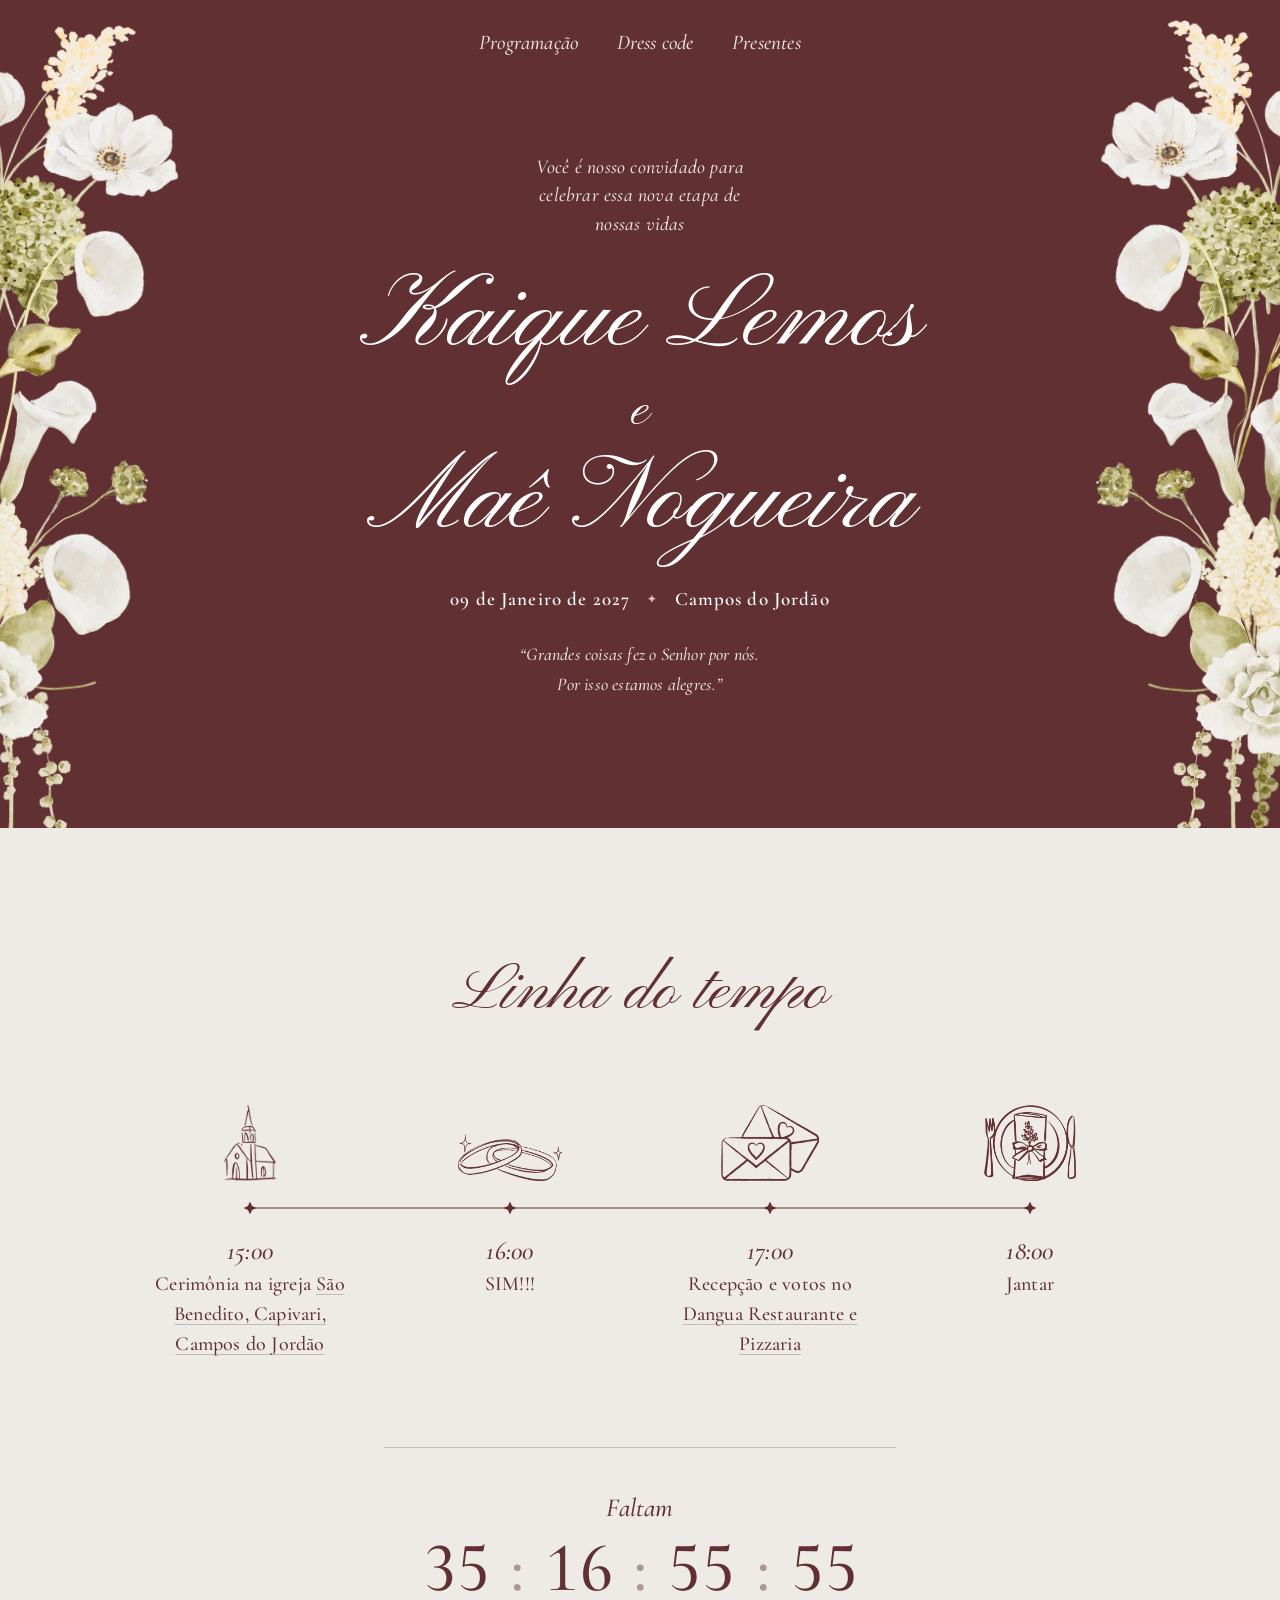
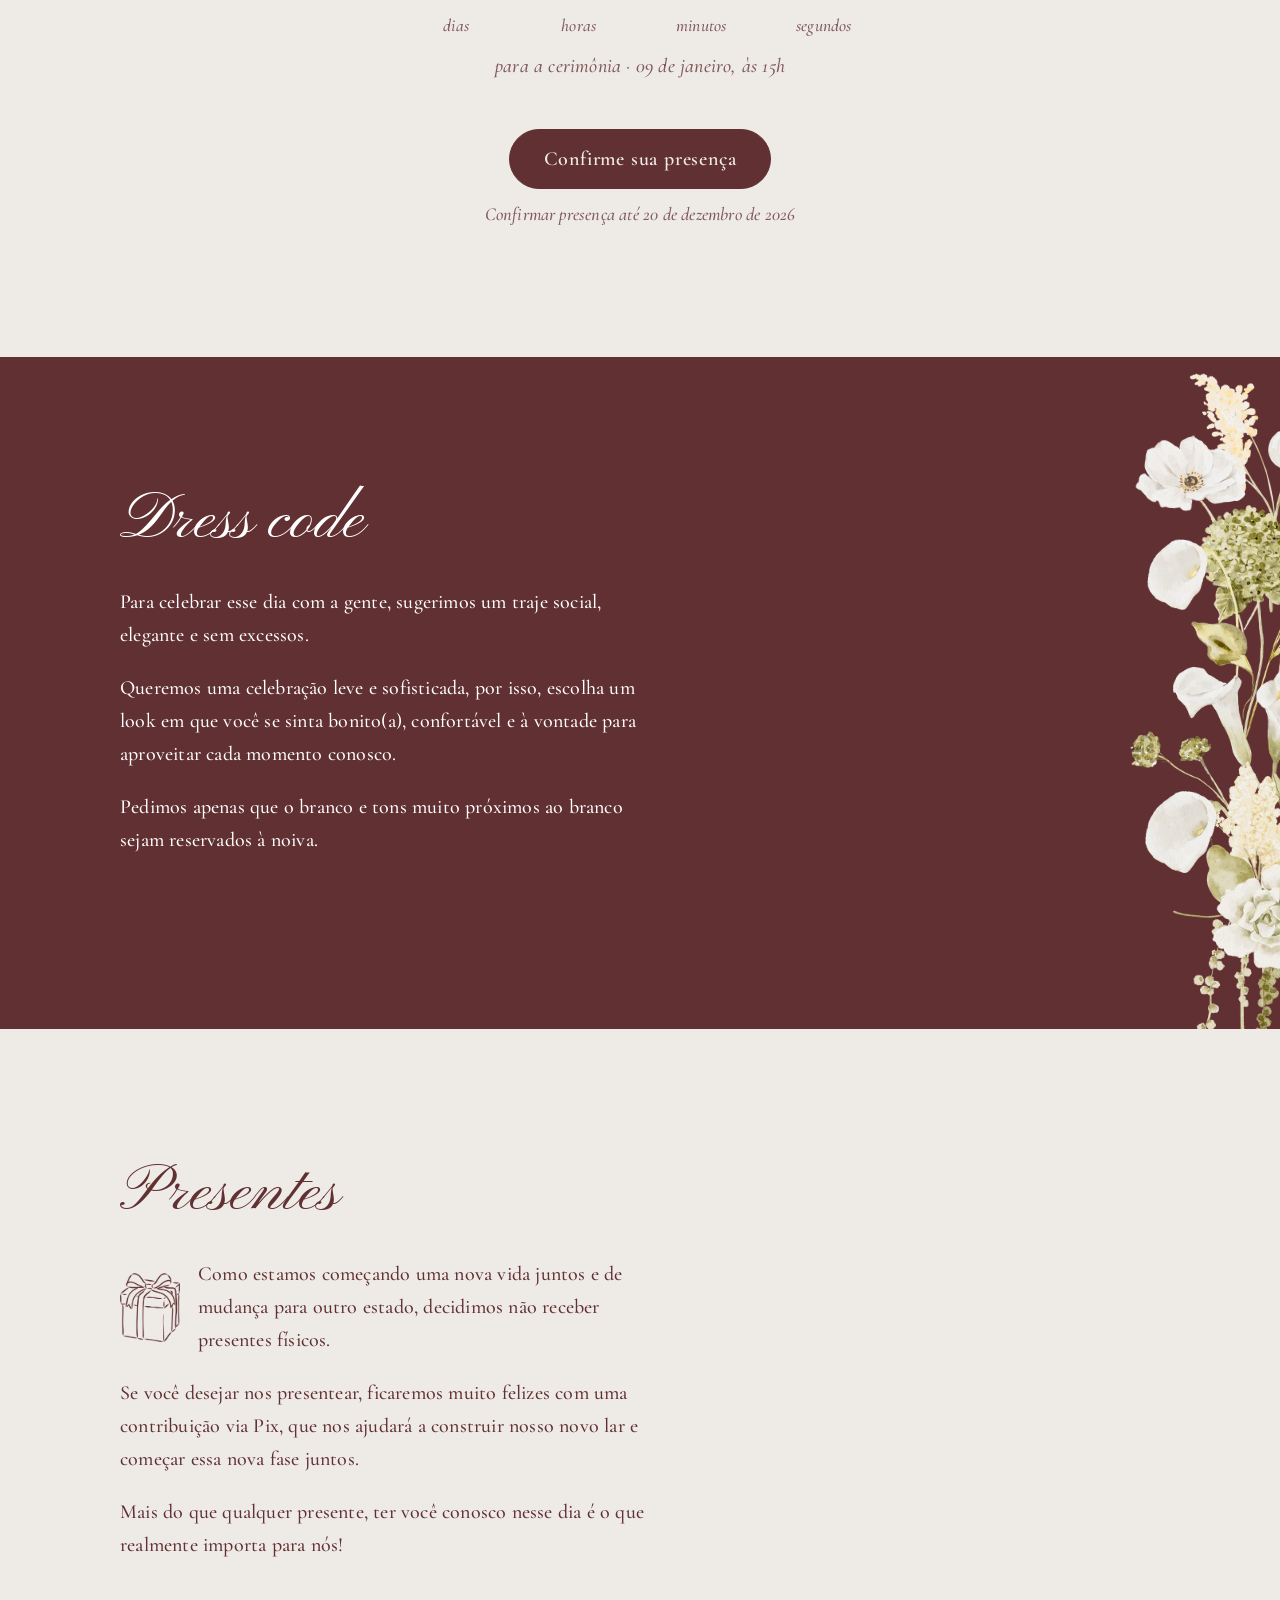
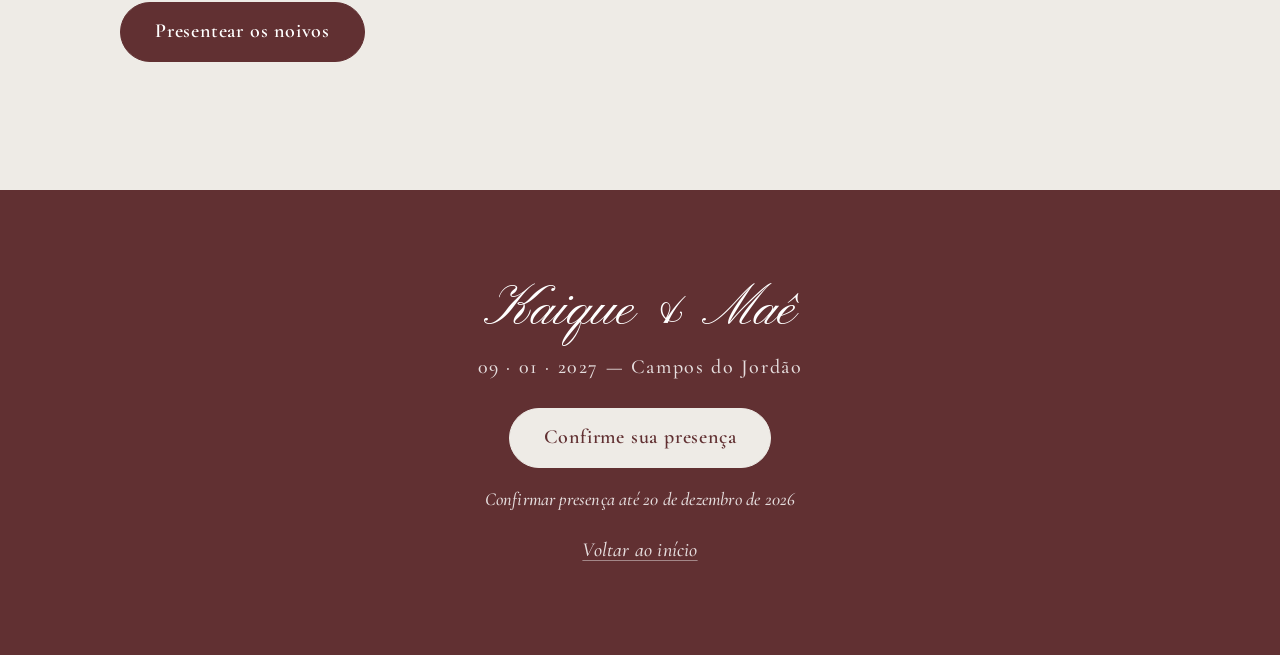
<file: index.html>
<!doctype html>
<html lang="pt-BR">
<head>
  <meta charset="utf-8">
  <meta name="viewport" content="width=device-width, initial-scale=1">
  <title>Kaique & Maê · 09.01.2027</title>
  <meta name="description" content="Casamento de Kaique Lemos e Maê Nogueira — 09 de janeiro de 2027, Campos do Jordão.">
  <!-- Site só para convidados: pede aos buscadores (Google etc.) para não indexar -->
  <meta name="robots" content="noindex, nofollow">
  <meta name="theme-color" content="#613032">

  <!-- Prévia ao compartilhar o link (WhatsApp, Instagram, Telegram) -->
  <meta property="og:type" content="website">
  <meta property="og:url" content="https://kaiquelem04.github.io/casamento/">
  <meta property="og:title" content="Kaique & Maê">
  <meta property="og:description" content="09 de janeiro de 2027 · Campos do Jordão. Você é nosso convidado!">
  <meta property="og:image" content="https://kaiquelem04.github.io/casamento/img/og.jpg">
  <meta property="og:image:width" content="1200">
  <meta property="og:image:height" content="630">
  <meta name="twitter:card" content="summary_large_image">

  <link rel="icon" href="img/favicon.svg" type="image/svg+xml">
  <link rel="preconnect" href="https://fonts.googleapis.com">
  <link rel="preconnect" href="https://fonts.gstatic.com" crossorigin>
  <link rel="stylesheet" href="https://fonts.googleapis.com/css2?family=Cormorant+Garamond:ital,wght@0,500;0,600;1,500&family=Pinyon+Script&display=swap">
  <link rel="stylesheet" href="estilo.css">
  <script>
    // Liga as transições entre seções só se o navegador suporta e a pessoa não pediu menos movimento.
    // Se o script.js não carregar em 2,5 s, desliga tudo para o conteúdo nunca ficar escondido.
    if ("IntersectionObserver" in window && !matchMedia("(prefers-reduced-motion: reduce)").matches) {
      document.documentElement.classList.add("js-anima");
      setTimeout(function () { if (!window.animaPronta) document.documentElement.classList.remove("js-anima"); }, 2500);
    }
  </script>
  <script src="script.js" defer></script>
</head>
<body>

  <!-- ============ Capa ============ -->
  <header class="capa vinho" id="inicio">
    <div class="flores flores-esq" aria-hidden="true">
      <div class="flor flor-topo"></div>
      <div class="flor flor-base"></div>
    </div>
    <div class="flores flores-dir" aria-hidden="true">
      <div class="flor flor-topo"></div>
      <div class="flor flor-base"></div>
    </div>

    <nav class="menu" aria-label="Seções do site">
      <a href="#programacao">Programação</a>
      <a href="#dress-code">Dress code</a>
      <a href="#presentes">Presentes</a>
    </nav>

    <div class="capa-conteudo">
      <p class="chamada">Você é nosso convidado para celebrar essa nova etapa de nossas vidas</p>
      <h1 class="nomes">
        <span>Kaique Lemos</span>
        <span class="e">e</span>
        <span>Maê Nogueira</span>
      </h1>
      <p class="data">
        <span>09 de Janeiro de 2027</span>
        <span class="sep" aria-hidden="true">✦</span>
        <span>Campos do Jordão</span>
      </p>
      <p class="versiculo">“Grandes coisas fez o Senhor por nós. Por isso estamos alegres.”</p>
    </div>
  </header>

  <main>
    <!-- ============ Programação ============ -->
    <section class="secao papel" id="programacao" aria-labelledby="t-programacao">
      <div class="miolo">
        <h2 id="t-programacao" data-anima>Linha do tempo</h2>

        <ol class="linha-do-tempo">
          <li class="momento" data-anima>
            <img class="icone" src="img/icones/igreja.webp" alt="" width="249" height="360">
            <span class="trilho" aria-hidden="true"><svg class="estrela" viewBox="0 0 64 64"><path d="M32 0L42.18 21.82L64 32L42.18 42.18L32 64L21.82 42.18L0 32L21.82 21.82Z"/></svg></span>
            <div class="momento-texto">
              <span class="hora">15:00</span>
              <p>Cerimônia na igreja <a href="https://maps.google.com/maps/place/data=!4m2!3m1!1s0x94cc88543a2c3bd7:0x20a7fb5d9fed7de4?entry=s&amp;sa=X&amp;ved=2ahUKEwiS2OWRpueWAxWaNrkGHdtUBzgQ4kB6BAgZEAA" target="_blank" rel="noopener">São Benedito, Capivari, Campos do Jordão</a></p>
            </div>
          </li>
          <li class="momento" data-anima>
            <img class="icone" src="img/icones/aliancas.webp" alt="" width="360" height="163">
            <span class="trilho" aria-hidden="true"><svg class="estrela" viewBox="0 0 64 64"><path d="M32 0L42.18 21.82L64 32L42.18 42.18L32 64L21.82 42.18L0 32L21.82 21.82Z"/></svg></span>
            <div class="momento-texto">
              <span class="hora">16:00</span>
              <p>SIM!!!</p>
            </div>
          </li>
          <li class="momento" data-anima>
            <img class="icone" src="img/icones/convite.webp" alt="" width="360" height="278">
            <span class="trilho" aria-hidden="true"><svg class="estrela" viewBox="0 0 64 64"><path d="M32 0L42.18 21.82L64 32L42.18 42.18L32 64L21.82 42.18L0 32L21.82 21.82Z"/></svg></span>
            <div class="momento-texto">
              <span class="hora">17:00</span>
              <p>Recepção e votos no <a href="https://www.google.com/maps/place/Dangua+Restaurante+e+Pizzaria/@-22.709715,-45.5475457,20.5z/data=!4m6!3m5!1s0x94cc898c1379d46b:0x14aaa90e3eb2ff64!8m2!3d-22.7097367!4d-45.5474374!16s%2Fg%2F11kr750q52" target="_blank" rel="noopener">Dangua Restaurante e Pizzaria</a></p>
            </div>
          </li>
          <li class="momento" data-anima>
            <img class="icone" src="img/icones/jantar.webp" alt="" width="360" height="300">
            <span class="trilho" aria-hidden="true"><svg class="estrela" viewBox="0 0 64 64"><path d="M32 0L42.18 21.82L64 32L42.18 42.18L32 64L21.82 42.18L0 32L21.82 21.82Z"/></svg></span>
            <div class="momento-texto">
              <span class="hora">18:00</span>
              <p>Jantar</p>
            </div>
          </li>
        </ol>

        <div class="relogio" id="relogio" data-anima>
          <p class="relogio-titulo">Faltam</p>
          <div class="relogio-numeros">
            <div class="unidade"><span class="num" id="rel-d">118</span><span class="rotulo">dias</span></div>
            <span class="dois-pontos" aria-hidden="true">:</span>
            <div class="unidade"><span class="num" id="rel-h">17</span><span class="rotulo">horas</span></div>
            <span class="dois-pontos" aria-hidden="true">:</span>
            <div class="unidade"><span class="num" id="rel-m">20</span><span class="rotulo">minutos</span></div>
            <span class="dois-pontos" aria-hidden="true">:</span>
            <div class="unidade"><span class="num" id="rel-s">00</span><span class="rotulo">segundos</span></div>
          </div>
          <p class="relogio-nota">para a cerimônia · 09 de janeiro, às 15h</p>
          <div class="rsvp">
            <a class="botao botao-escuro" href="https://docs.google.com/forms/d/e/1FAIpQLSfrG4dv8Hcm9rx-ym1xa2u4WnbqPtX0x_8tNT4JmWpkgHbNkg/viewform?usp=publish-editor" target="_blank" rel="noopener">Confirme sua presença</a>
            <p class="prazo">Confirmar presença até 20 de dezembro de 2026</p>
          </div>
        </div>
      </div>
    </section>

    <!-- ============ Dress code ============ -->
    <section class="secao vinho" id="dress-code" aria-labelledby="t-dress">
      <div class="flores flores-dir" aria-hidden="true" data-anima>
        <div class="flor flor-topo"></div>
        <div class="flor flor-base"></div>
      </div>
      <div class="miolo">
        <div class="coluna">
          <h2 id="t-dress" data-anima>Dress code</h2>
          <div class="texto" data-anima>
            <p>Para celebrar esse dia com a gente, sugerimos um traje social, elegante e sem excessos.</p>
            <p>Queremos uma celebração leve e sofisticada, por isso, escolha um look em que você se sinta bonito(a), confortável e à vontade para aproveitar cada momento conosco.</p>
            <p>Pedimos apenas que o branco e tons muito próximos ao branco sejam reservados à noiva.</p>
          </div>
        </div>
      </div>
    </section>

    <!-- ============ Presentes ============ -->
    <section class="secao papel" id="presentes" aria-labelledby="t-presentes">
      <div class="miolo">
        <div class="coluna">
          <h2 id="t-presentes" data-anima>Presentes</h2>
          <div class="texto" data-anima>
            <div class="presente">
              <img src="img/icones/presente.webp" alt="" width="307" height="350">
              <p>Como estamos começando uma nova vida juntos e de mudança para outro estado, decidimos não receber presentes físicos.</p>
            </div>
            <p>Se você desejar nos presentear, ficaremos muito felizes com uma contribuição via Pix, que nos ajudará a construir nosso novo lar e começar essa nova fase juntos.</p>
            <p>Mais do que qualquer presente, ter você conosco nesse dia é o que realmente importa para nós!</p>
          </div>
          <div class="acoes" data-anima>
            <button class="botao botao-cheio" id="presentear" type="button" aria-haspopup="dialog">Presentear os noivos</button>
          </div>
        </div>
      </div>
    </section>
  </main>

  <!-- ============ Janela de presentes ============ -->
  <dialog class="janela" id="janela-presentes" aria-labelledby="t-janela">
   <div class="janela-miolo">
    <button class="fechar" type="button" data-fechar aria-label="Fechar">×</button>

    <!-- Passo 1: escolher -->
    <div class="passo" id="passo-escolha">
      <h3 class="janela-titulo" id="t-janela">Presentear os noivos</h3>
      <p class="janela-sub">Escolha como prefere nos presentear:</p>
      <div class="opcoes">
        <a class="opcao" id="opcao-lista" href="#" target="_blank" rel="noopener">
          <span class="opcao-nome">Lista de Presentes</span>
          <span class="opcao-desc">Escolha um item da nossa lista na Amazon</span>
          <span class="opcao-seta" aria-hidden="true">↗</span>
        </a>
        <button class="opcao" id="opcao-pix" type="button">
          <span class="opcao-nome">Doar aos noivos</span>
          <span class="opcao-desc">Contribua com qualquer valor via Pix</span>
          <span class="opcao-seta" aria-hidden="true">→</span>
        </button>
      </div>
    </div>

    <!-- Passo 2: Pix -->
    <div class="passo" id="passo-pix" hidden>
      <h3 class="janela-titulo">Doar aos noivos</h3>
      <p class="janela-sub">Copie o código e cole na área <em>Pix Copia e Cola</em> do app do seu banco. O valor fica a seu critério.</p>
      <button class="botao botao-cheio botao-largo" id="copiar-pix" type="button">Copiar código Pix</button>
      <p class="aviso" id="aviso-pix" role="status"></p>
      <div class="qr">
        <img src="img/pix-qr.svg" alt="QR code do Pix para doação aos noivos" width="180" height="180">
        <p>Está no computador? Aponte a câmera do celular para o QR code.</p>
      </div>
      <p class="recebedor">Recebedor: <strong>Kaique L Silva</strong></p>
      <button class="voltar" type="button" id="voltar">← Voltar às opções</button>
    </div>
   </div>
  </dialog>

  <!-- ============ Rodapé ============ -->
  <footer class="rodape vinho">
    <div class="miolo rodape-miolo" data-anima>
      <p class="rodape-nomes">Kaique &amp; Maê</p>
      <p class="rodape-data">09 · 01 · 2027 — Campos do Jordão</p>
      <a class="botao botao-claro rodape-botao" href="https://docs.google.com/forms/d/e/1FAIpQLSfrG4dv8Hcm9rx-ym1xa2u4WnbqPtX0x_8tNT4JmWpkgHbNkg/viewform?usp=publish-editor" target="_blank" rel="noopener">Confirme sua presença</a>
      <p class="prazo prazo-claro">Confirmar presença até 20 de dezembro de 2026</p>
      <a class="rodape-topo" href="#inicio">Voltar ao início</a>
    </div>
  </footer>

</body>
</html>
</file>
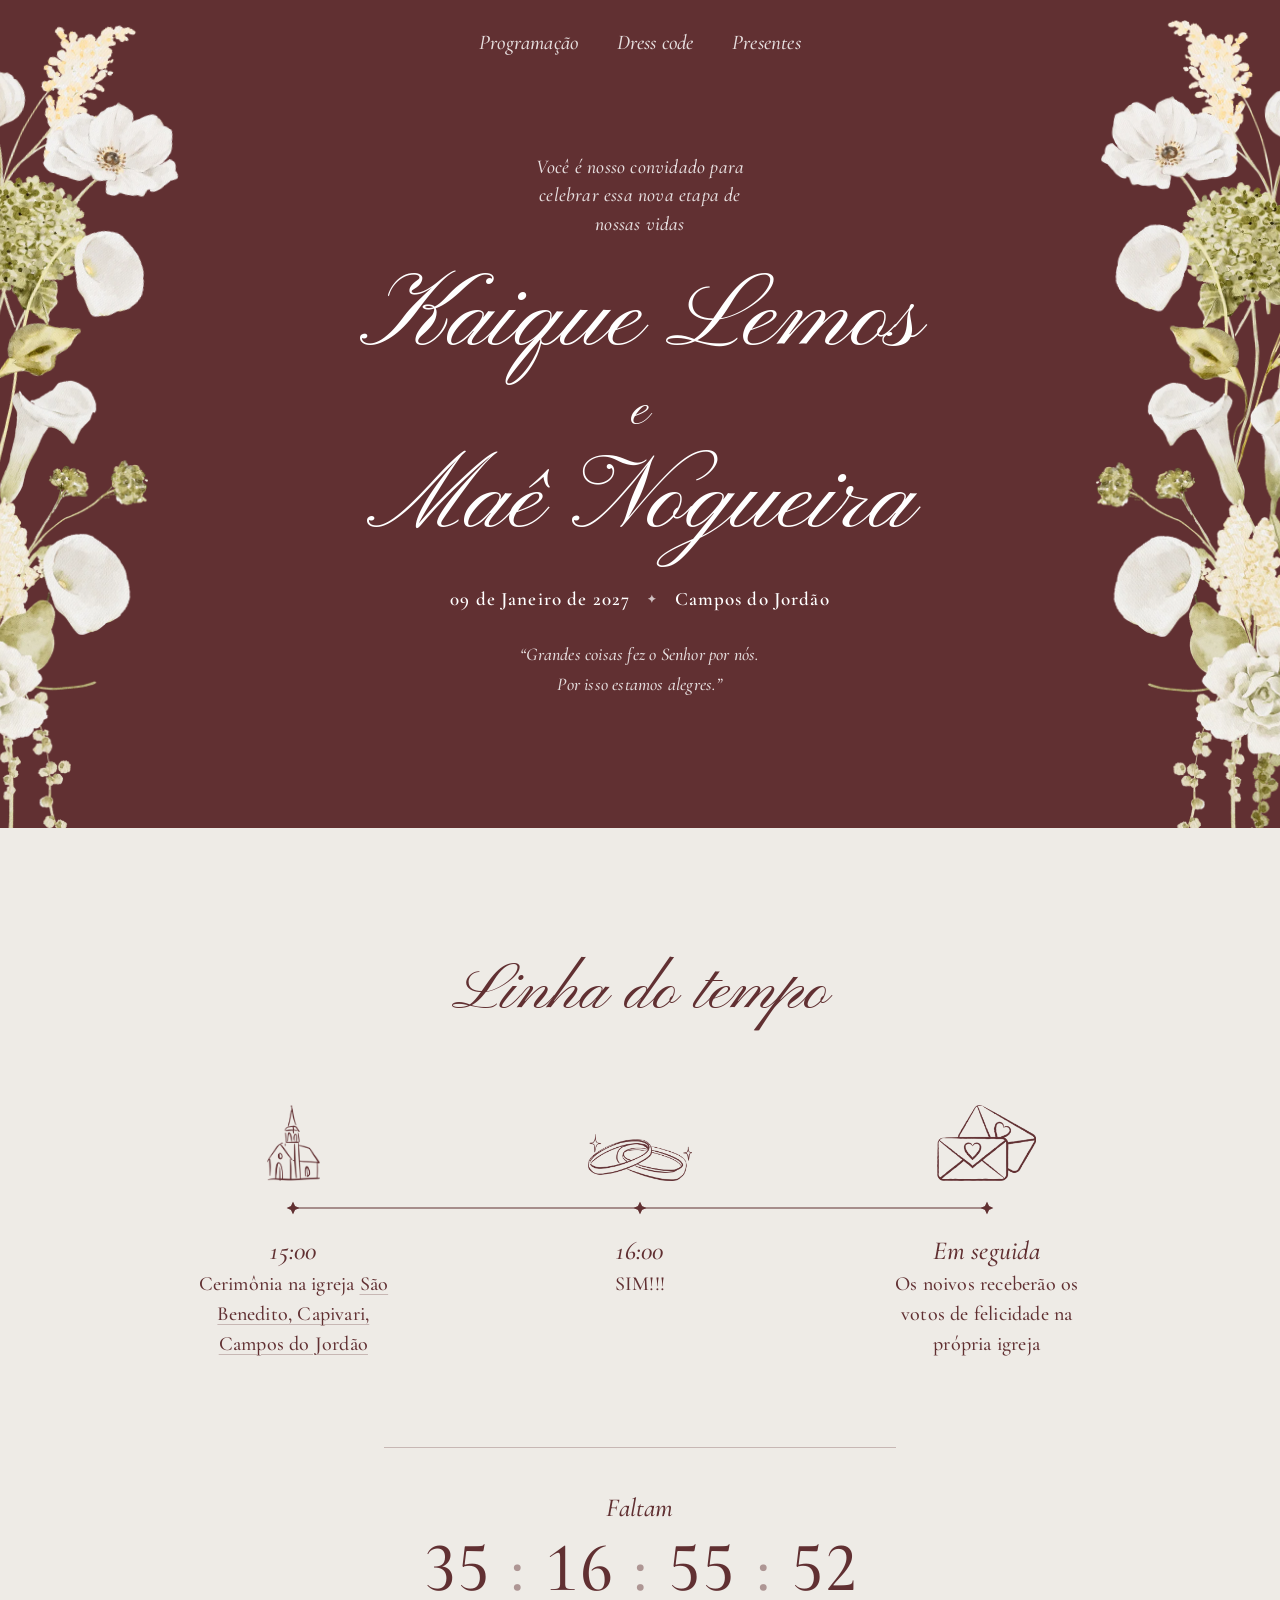
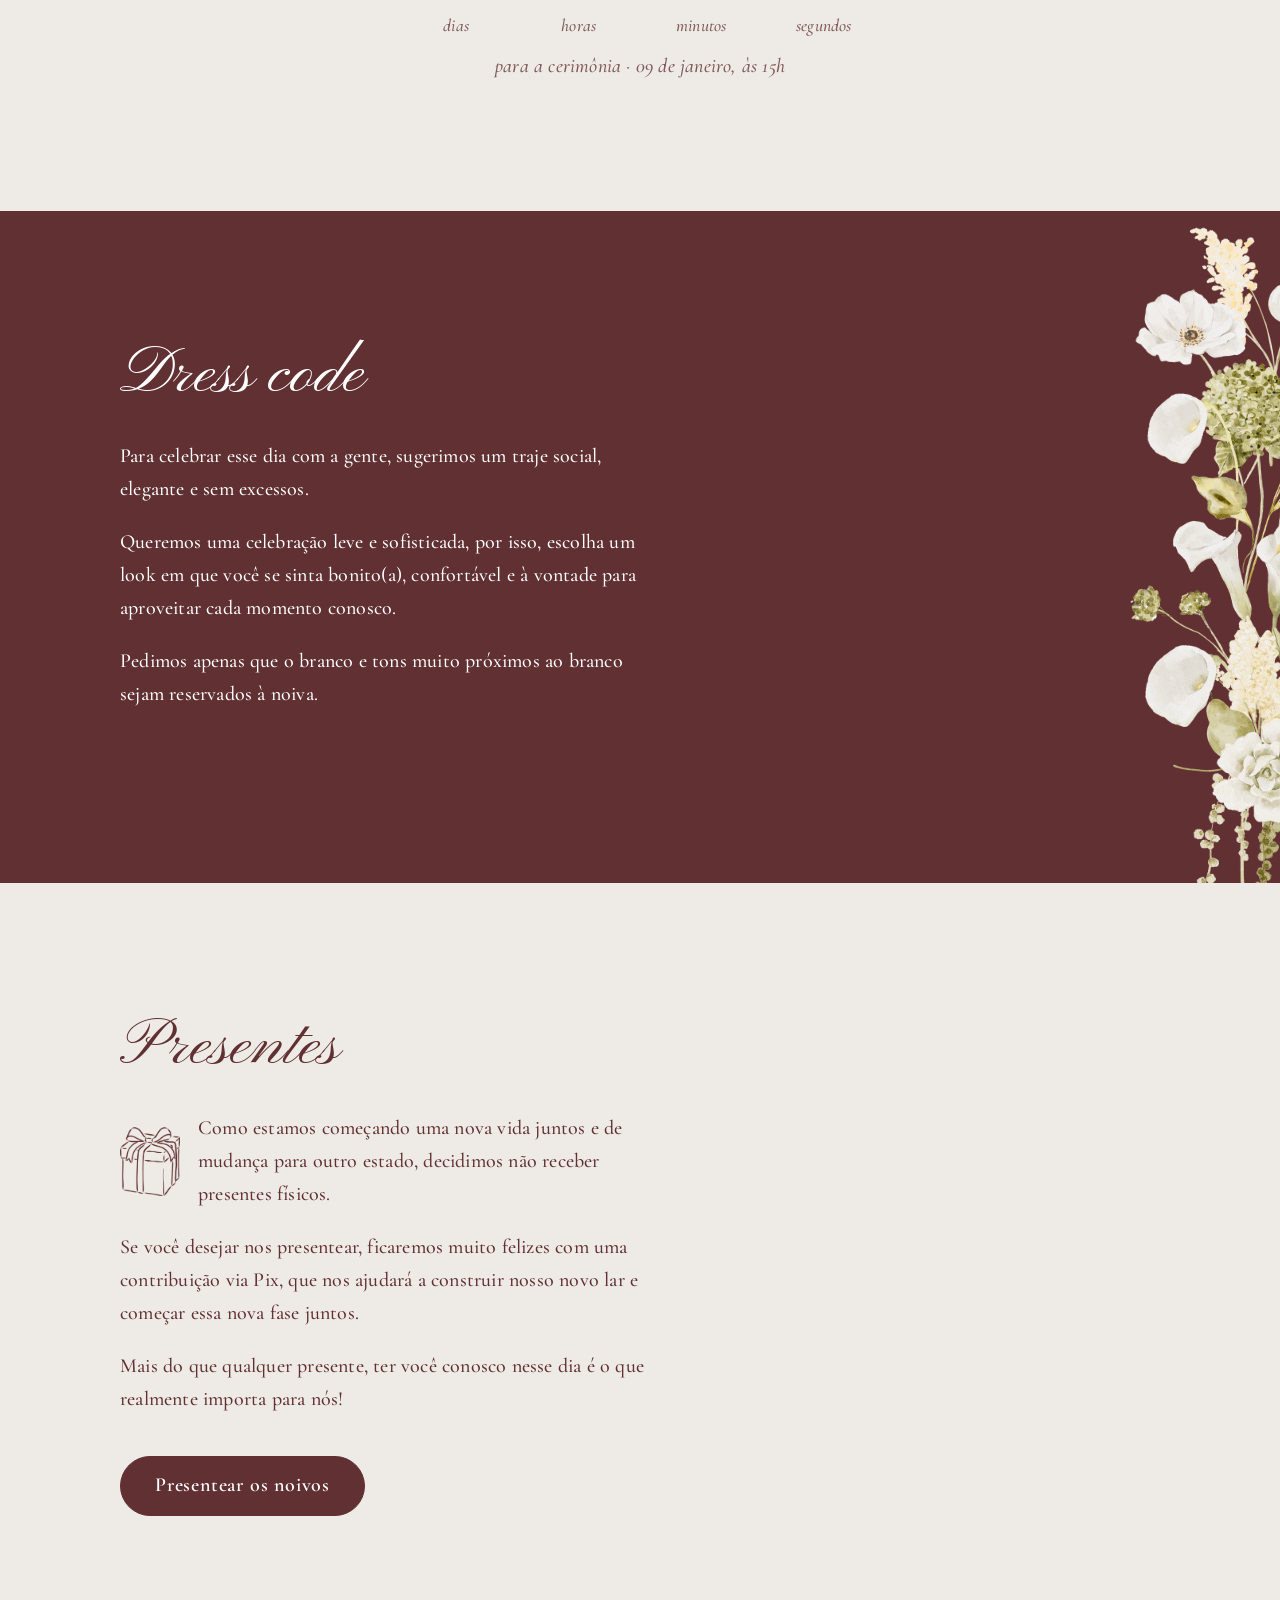
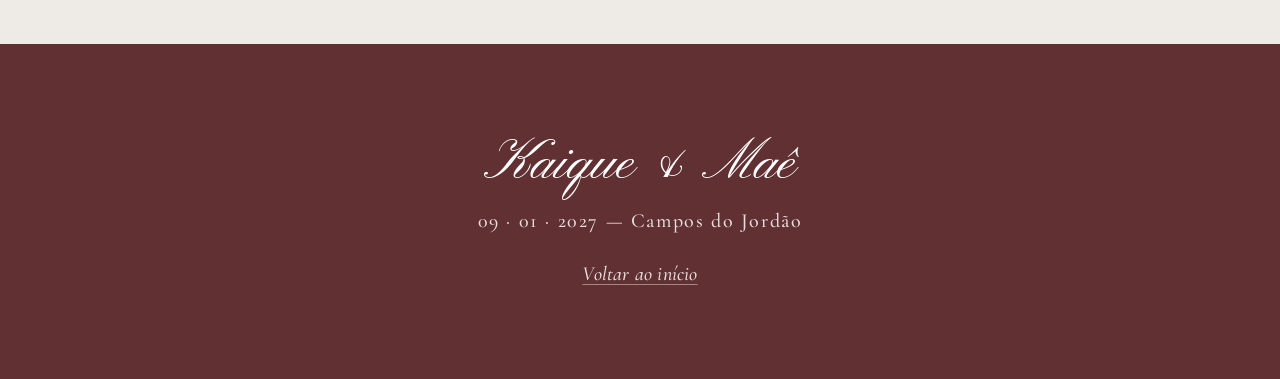
<file: cerimonia/index.html>
<!doctype html>
<html lang="pt-BR">
<head>
  <meta charset="utf-8">
  <meta name="viewport" content="width=device-width, initial-scale=1">
  <title>Kaique & Maê · 09.01.2027</title>
  <meta name="description" content="Casamento de Kaique Lemos e Maê Nogueira — 09 de janeiro de 2027, Igreja São Benedito, Campos do Jordão.">
  <!-- Versão do convite só para a cerimônia: sem recepção, jantar nem confirmação de presença; os noivos recebem os votos na igreja -->
  <!-- Site só para convidados: pede aos buscadores (Google etc.) para não indexar -->
  <meta name="robots" content="noindex, nofollow">
  <meta name="theme-color" content="#613032">

  <!-- Prévia ao compartilhar o link (WhatsApp, Instagram, Telegram) -->
  <meta property="og:type" content="website">
  <meta property="og:url" content="https://kaiquelem04.github.io/casamento/cerimonia/">
  <meta property="og:title" content="Kaique & Maê">
  <meta property="og:description" content="09 de janeiro de 2027 · Campos do Jordão. Você é nosso convidado!">
  <meta property="og:image" content="https://kaiquelem04.github.io/casamento/img/og.jpg">
  <meta property="og:image:width" content="1200">
  <meta property="og:image:height" content="630">
  <meta name="twitter:card" content="summary_large_image">

  <link rel="icon" href="../img/favicon.svg" type="image/svg+xml">
  <link rel="preconnect" href="https://fonts.googleapis.com">
  <link rel="preconnect" href="https://fonts.gstatic.com" crossorigin>
  <link rel="stylesheet" href="https://fonts.googleapis.com/css2?family=Cormorant+Garamond:ital,wght@0,500;0,600;1,500&family=Pinyon+Script&display=swap">
  <link rel="stylesheet" href="../estilo.css">
  <script>
    // Liga as transições entre seções só se o navegador suporta e a pessoa não pediu menos movimento.
    // Se o script.js não carregar em 2,5 s, desliga tudo para o conteúdo nunca ficar escondido.
    if ("IntersectionObserver" in window && !matchMedia("(prefers-reduced-motion: reduce)").matches) {
      document.documentElement.classList.add("js-anima");
      setTimeout(function () { if (!window.animaPronta) document.documentElement.classList.remove("js-anima"); }, 2500);
    }
  </script>
  <script src="../script.js" defer></script>
</head>
<body>

  <!-- ============ Capa ============ -->
  <header class="capa vinho" id="inicio">
    <div class="flores flores-esq" aria-hidden="true">
      <div class="flor flor-topo"></div>
      <div class="flor flor-base"></div>
    </div>
    <div class="flores flores-dir" aria-hidden="true">
      <div class="flor flor-topo"></div>
      <div class="flor flor-base"></div>
    </div>

    <nav class="menu" aria-label="Seções do site">
      <a href="#programacao">Programação</a>
      <a href="#dress-code">Dress code</a>
      <a href="#presentes">Presentes</a>
    </nav>

    <div class="capa-conteudo">
      <p class="chamada">Você é nosso convidado para celebrar essa nova etapa de nossas vidas</p>
      <h1 class="nomes">
        <span>Kaique Lemos</span>
        <span class="e">e</span>
        <span>Maê Nogueira</span>
      </h1>
      <p class="data">
        <span>09 de Janeiro de 2027</span>
        <span class="sep" aria-hidden="true">✦</span>
        <span>Campos do Jordão</span>
      </p>
      <p class="versiculo">“Grandes coisas fez o Senhor por nós. Por isso estamos alegres.”</p>
    </div>
  </header>

  <main>
    <!-- ============ Programação ============ -->
    <section class="secao papel" id="programacao" aria-labelledby="t-programacao">
      <div class="miolo">
        <h2 id="t-programacao" data-anima>Linha do tempo</h2>

        <ol class="linha-do-tempo">
          <li class="momento" data-anima>
            <img class="icone" src="../img/icones/igreja.webp" alt="" width="249" height="360">
            <span class="trilho" aria-hidden="true"><svg class="estrela" viewBox="0 0 64 64"><path d="M32 0L42.18 21.82L64 32L42.18 42.18L32 64L21.82 42.18L0 32L21.82 21.82Z"/></svg></span>
            <div class="momento-texto">
              <span class="hora">15:00</span>
              <p>Cerimônia na igreja <a href="https://maps.google.com/maps/place/data=!4m2!3m1!1s0x94cc88543a2c3bd7:0x20a7fb5d9fed7de4?entry=s&amp;sa=X&amp;ved=2ahUKEwiS2OWRpueWAxWaNrkGHdtUBzgQ4kB6BAgZEAA" target="_blank" rel="noopener">São Benedito, Capivari, Campos do Jordão</a></p>
            </div>
          </li>
          <li class="momento" data-anima>
            <img class="icone" src="../img/icones/aliancas.webp" alt="" width="360" height="163">
            <span class="trilho" aria-hidden="true"><svg class="estrela" viewBox="0 0 64 64"><path d="M32 0L42.18 21.82L64 32L42.18 42.18L32 64L21.82 42.18L0 32L21.82 21.82Z"/></svg></span>
            <div class="momento-texto">
              <span class="hora">16:00</span>
              <p>SIM!!!</p>
            </div>
          </li>
          <li class="momento" data-anima>
            <img class="icone" src="../img/icones/convite.webp" alt="" width="360" height="278">
            <span class="trilho" aria-hidden="true"><svg class="estrela" viewBox="0 0 64 64"><path d="M32 0L42.18 21.82L64 32L42.18 42.18L32 64L21.82 42.18L0 32L21.82 21.82Z"/></svg></span>
            <div class="momento-texto">
              <span class="hora">Em seguida</span>
              <p>Os noivos receberão os votos de felicidade na própria igreja</p>
            </div>
          </li>
        </ol>

        <div class="relogio" id="relogio" data-anima>
          <p class="relogio-titulo">Faltam</p>
          <div class="relogio-numeros">
            <div class="unidade"><span class="num" id="rel-d">118</span><span class="rotulo">dias</span></div>
            <span class="dois-pontos" aria-hidden="true">:</span>
            <div class="unidade"><span class="num" id="rel-h">17</span><span class="rotulo">horas</span></div>
            <span class="dois-pontos" aria-hidden="true">:</span>
            <div class="unidade"><span class="num" id="rel-m">20</span><span class="rotulo">minutos</span></div>
            <span class="dois-pontos" aria-hidden="true">:</span>
            <div class="unidade"><span class="num" id="rel-s">00</span><span class="rotulo">segundos</span></div>
          </div>
          <p class="relogio-nota">para a cerimônia · 09 de janeiro, às 15h</p>
        </div>
      </div>
    </section>

    <!-- ============ Dress code ============ -->
    <section class="secao vinho" id="dress-code" aria-labelledby="t-dress">
      <div class="flores flores-dir" aria-hidden="true" data-anima>
        <div class="flor flor-topo"></div>
        <div class="flor flor-base"></div>
      </div>
      <div class="miolo">
        <div class="coluna">
          <h2 id="t-dress" data-anima>Dress code</h2>
          <div class="texto" data-anima>
            <p>Para celebrar esse dia com a gente, sugerimos um traje social, elegante e sem excessos.</p>
            <p>Queremos uma celebração leve e sofisticada, por isso, escolha um look em que você se sinta bonito(a), confortável e à vontade para aproveitar cada momento conosco.</p>
            <p>Pedimos apenas que o branco e tons muito próximos ao branco sejam reservados à noiva.</p>
          </div>
        </div>
      </div>
    </section>

    <!-- ============ Presentes ============ -->
    <section class="secao papel" id="presentes" aria-labelledby="t-presentes">
      <div class="miolo">
        <div class="coluna">
          <h2 id="t-presentes" data-anima>Presentes</h2>
          <div class="texto" data-anima>
            <div class="presente">
              <img src="../img/icones/presente.webp" alt="" width="307" height="350">
              <p>Como estamos começando uma nova vida juntos e de mudança para outro estado, decidimos não receber presentes físicos.</p>
            </div>
            <p>Se você desejar nos presentear, ficaremos muito felizes com uma contribuição via Pix, que nos ajudará a construir nosso novo lar e começar essa nova fase juntos.</p>
            <p>Mais do que qualquer presente, ter você conosco nesse dia é o que realmente importa para nós!</p>
          </div>
          <div class="acoes" data-anima>
            <button class="botao botao-cheio" id="presentear" type="button" aria-haspopup="dialog">Presentear os noivos</button>
          </div>
        </div>
      </div>
    </section>
  </main>

  <!-- ============ Janela de presentes ============ -->
  <dialog class="janela" id="janela-presentes" aria-labelledby="t-janela">
   <div class="janela-miolo">
    <button class="fechar" type="button" data-fechar aria-label="Fechar">×</button>

    <!-- Passo 1: escolher -->
    <div class="passo" id="passo-escolha">
      <h3 class="janela-titulo" id="t-janela">Presentear os noivos</h3>
      <p class="janela-sub">Escolha como prefere nos presentear:</p>
      <div class="opcoes">
        <a class="opcao" id="opcao-lista" href="#" target="_blank" rel="noopener">
          <span class="opcao-nome">Lista de Presentes</span>
          <span class="opcao-desc">Escolha um item da nossa lista na Amazon</span>
          <span class="opcao-seta" aria-hidden="true">↗</span>
        </a>
        <button class="opcao" id="opcao-pix" type="button">
          <span class="opcao-nome">Doar aos noivos</span>
          <span class="opcao-desc">Contribua com qualquer valor via Pix</span>
          <span class="opcao-seta" aria-hidden="true">→</span>
        </button>
      </div>
    </div>

    <!-- Passo 2: Pix -->
    <div class="passo" id="passo-pix" hidden>
      <h3 class="janela-titulo">Doar aos noivos</h3>
      <p class="janela-sub">Copie o código e cole na área <em>Pix Copia e Cola</em> do app do seu banco. O valor fica a seu critério.</p>
      <button class="botao botao-cheio botao-largo" id="copiar-pix" type="button">Copiar código Pix</button>
      <p class="aviso" id="aviso-pix" role="status"></p>
      <div class="qr">
        <img src="../img/pix-qr.svg" alt="QR code do Pix para doação aos noivos" width="180" height="180">
        <p>Está no computador? Aponte a câmera do celular para o QR code.</p>
      </div>
      <p class="recebedor">Recebedor: <strong>Kaique L Silva</strong></p>
      <button class="voltar" type="button" id="voltar">← Voltar às opções</button>
    </div>
   </div>
  </dialog>

  <!-- ============ Rodapé ============ -->
  <footer class="rodape vinho">
    <div class="miolo rodape-miolo" data-anima>
      <p class="rodape-nomes">Kaique &amp; Maê</p>
      <p class="rodape-data">09 · 01 · 2027 — Campos do Jordão</p>
      <a class="rodape-topo" href="#inicio">Voltar ao início</a>
    </div>
  </footer>

</body>
</html>
</file>
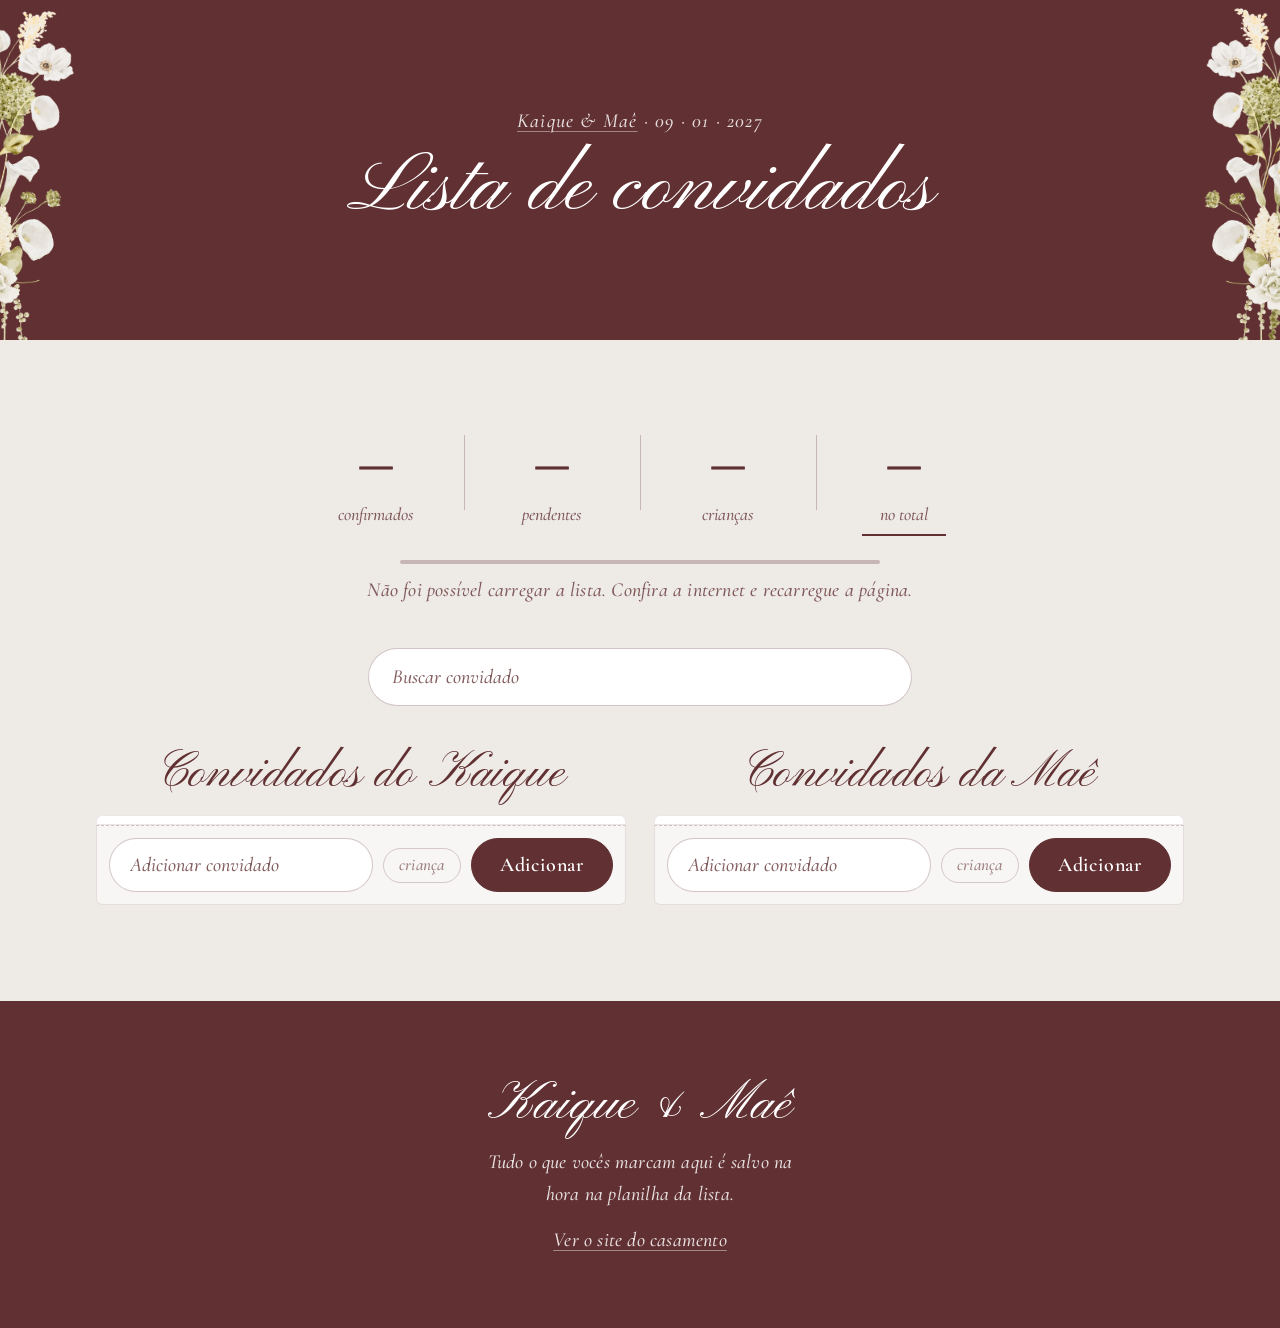
<file: convidados/index.html>
<!doctype html>
<html lang="pt-BR">
<head>
  <meta charset="utf-8">
  <meta name="viewport" content="width=device-width, initial-scale=1">
  <title>Lista de convidados · Kaique & Maê</title>
  <!-- Página só dos noivos: pede aos buscadores para não indexar -->
  <meta name="robots" content="noindex, nofollow">
  <meta name="theme-color" content="#613032">
  <meta name="color-scheme" content="light">
  <link rel="icon" href="../img/favicon.svg" type="image/svg+xml">
  <link rel="preconnect" href="https://fonts.googleapis.com">
  <link rel="preconnect" href="https://fonts.gstatic.com" crossorigin>
  <link rel="stylesheet" href="https://fonts.googleapis.com/css2?family=Cormorant+Garamond:ital,wght@0,500;0,600;1,500&family=Pinyon+Script&display=swap">
  <style>
    /* Mesma paleta e fontes do site e do convite */
    :root {
      --vinho: #613032;
      --vinho-profundo: #4d2527;
      --papel: #eeebe6;
      --branco: #ffffff;
      --branco-suave: rgba(255, 255, 255, 0.84);
      --vinho-suave: rgba(97, 48, 50, 0.78);
      --fio-claro: rgba(255, 255, 255, 0.42);
      --fio-vinho: rgba(97, 48, 50, 0.28);
      --linha: rgba(97, 48, 50, 0.12);

      --script: "Pinyon Script", "Segoe Script", cursive;
      --texto: "Cormorant Garamond", "Cormorant", Garamond, Georgia, serif;
    }

    * { box-sizing: border-box; }
    [hidden] { display: none !important; }

    body {
      margin: 0;
      background: var(--papel);
      color: var(--vinho);
      font-family: var(--texto);
      font-weight: 500;
      font-size: clamp(17.5px, 0.6vw + 15px, 20px);
      line-height: 1.6;
      letter-spacing: 0.01em;
      -webkit-text-size-adjust: 100%;
    }
    p { margin: 0; }
    a { color: inherit; text-decoration-thickness: 1px; text-underline-offset: 0.22em; }
    :focus-visible { outline: 1.5px solid currentColor; outline-offset: 4px; border-radius: 2px; }
    .visualmente-oculto {
      position: absolute; width: 1px; height: 1px; padding: 0; margin: -1px;
      overflow: hidden; clip: rect(0 0 0 0); white-space: nowrap; border: 0;
    }

    /* ---------- Topo com as flores do convite ---------- */
    .topo {
      position: relative;
      overflow: clip;
      display: flex;
      align-items: center;
      justify-content: center;
      min-height: clamp(250px, 30vw, 340px);
      padding: 48px clamp(64px, 14vw, 180px);
      background: var(--vinho);
      color: var(--branco);
      text-align: center;
    }
    .topo-conteudo { position: relative; z-index: 1; }
    .topo-sobre { margin-bottom: 6px; font-style: italic; letter-spacing: 0.06em; color: var(--branco-suave); }
    .topo-sobre a { text-decoration-color: var(--fio-claro); }
    .topo-sobre a:hover { text-decoration-color: var(--branco); }
    h1 {
      margin: 0;
      font-family: var(--script);
      font-weight: 400;
      font-size: clamp(46px, 7vw, 84px);
      line-height: 1.1;
      text-wrap: balance;
    }

    .flores {
      position: absolute;
      top: 0;
      bottom: 0;
      aspect-ratio: 397 / 559;
      container-type: size;
      pointer-events: none;
    }
    .flores-esq { left: 0; }
    .flores-dir { right: 0; }
    .flor {
      --u: calc(100cqh / 559);
      position: absolute;
      background-size: 100% 100%;
      background-repeat: no-repeat;
    }
    .flor-topo { width: calc(var(--u) * 204.94); aspect-ratio: 620 / 956;  background-image: url("../img/flor-topo.webp"); }
    .flor-base { width: calc(var(--u) * 205.21); aspect-ratio: 620 / 1026; background-image: url("../img/flor-base.webp"); }
    .flores-esq .flor-topo { left: calc(var(--u) * -96.93);  top: calc(var(--u) * 4.32);   transform: rotate(12.73deg); }
    .flores-esq .flor-base { left: calc(var(--u) * -104.99); top: calc(var(--u) * 250.59); }
    .flores-dir .flor-topo { left: calc(var(--u) * 279.77);  top: calc(var(--u) * 11.33);  transform: rotate(-2.69deg) scaleX(-1); }
    .flores-dir .flor-base { left: calc(var(--u) * 272.46);  top: calc(var(--u) * 251.58); transform: scaleX(-1); }

    /* ---------- Miolo ---------- */
    .miolo {
      max-width: 1120px;
      margin: 0 auto;
      padding: clamp(40px, 6vw, 72px) 16px clamp(56px, 8vw, 96px);
    }

    /* ---------- Contador (também filtra as listas) ---------- */
    .contador { text-align: center; }
    .contador-numeros {
      display: grid;
      grid-template-columns: repeat(2, minmax(0, 1fr));
      max-width: 22rem;
      margin: 0 auto;
    }
    @media (min-width: 600px) {
      .contador-numeros { grid-template-columns: repeat(4, minmax(0, 1fr)); max-width: 44rem; }
    }
    .unidade {
      position: relative;
      display: flex;
      flex-direction: column;
      align-items: center;
      min-width: 0;
      padding: 10px 6px 12px;
      border: 0;
      border-radius: 6px;
      background: transparent;
      color: var(--vinho);
      font: inherit;
      cursor: pointer;
      transition: background-color 0.2s;
    }
    /* fio entre os números */
    .unidade:nth-child(even)::before,
    .unidade + .unidade::before {
      content: "";
      position: absolute;
      left: 0;
      top: 18%;
      bottom: 22%;
      width: 1px;
      background: var(--fio-vinho);
    }
    @media (max-width: 599px) { .unidade:nth-child(3)::before { display: none; } }
    .unidade:hover { background: rgba(97, 48, 50, 0.06); }
    .unidade::after {
      content: "";
      position: absolute;
      left: 26%;
      right: 26%;
      bottom: 2px;
      height: 1.5px;
      background: var(--vinho);
      opacity: 0;
      transition: opacity 0.2s;
    }
    .unidade[aria-pressed="true"]::after { opacity: 1; }
    .num {
      font-size: clamp(44px, 9vw, 74px);
      font-weight: 500;
      line-height: 1;
      font-variant-numeric: lining-nums tabular-nums;
    }
    .rotulo { margin-top: 8px; font-style: italic; font-size: 0.9em; line-height: 1.2; color: var(--vinho-suave); }

    .barra {
      max-width: 30rem;
      height: 4px;
      margin: 22px auto 0;
      border-radius: 999px;
      background: var(--fio-vinho);
      overflow: hidden;
    }
    .barra-cheia {
      display: block;
      width: 0;
      height: 100%;
      border-radius: inherit;
      background: var(--vinho);
      transition: width 0.6s ease;
    }
    .contador-nota { margin-top: 10px; font-style: italic; color: var(--vinho-suave); }
    .meia {
      display: inline-block;
      margin-top: 14px;
      padding: 0.45em 1.3em;
      border: 1px solid var(--fio-vinho);
      border-radius: 999px;
      line-height: 1.4;
      text-wrap: balance;
    }
    .meia strong { font-weight: 600; font-variant-numeric: lining-nums; }

    /* ---------- Busca ---------- */
    .campo {
      width: 100%;
      padding: 0.6em 1.15em;
      border: 1px solid var(--fio-vinho);
      border-radius: 999px;
      background: var(--branco);
      color: var(--vinho);
      font: inherit;
      transition: border-color 0.2s, box-shadow 0.2s;
    }
    .campo::placeholder { font-style: italic; color: var(--vinho-suave); opacity: 1; }
    .campo:hover, .campo:focus { border-color: var(--vinho); }
    .campo:focus { outline: none; box-shadow: 0 0 0 3px rgba(97, 48, 50, 0.12); }
    .busca { max-width: 34rem; margin: clamp(30px, 4.4vw, 42px) auto 0; }

    /* ---------- As duas listas ---------- */
    .listas {
      display: grid;
      grid-template-columns: minmax(0, 1fr);
      gap: clamp(36px, 5vw, 48px) 28px;
      margin-top: clamp(28px, 4vw, 40px);
    }
    @media (min-width: 880px) {
      .listas { grid-template-columns: repeat(2, minmax(0, 1fr)); align-items: start; }
    }
    .lado-topo { margin-bottom: 12px; text-align: center; }
    .lado h2 {
      margin: 0;
      font-family: var(--script);
      font-weight: 400;
      font-size: clamp(36px, 4.4vw, 50px);
      line-height: 1.15;
    }
    .lado-resumo { font-style: italic; color: var(--vinho-suave); }

    .lista {
      list-style: none;
      margin: 0;
      padding: 4px 0;
      border: 1px solid var(--linha);
      border-radius: 6px 6px 0 0;
      background: var(--branco);
    }
    .convidado {
      display: flex;
      align-items: center;
      gap: 4px;
      padding-left: 10px;
      border-bottom: 1px solid var(--linha);
    }
    .convidado:last-child { border-bottom: 0; }
    .pos {
      flex: none;
      width: 2ch;
      font-size: 0.8em;
      text-align: right;
      color: var(--vinho-suave);
      font-variant-numeric: lining-nums tabular-nums;
    }
    .marca {
      flex: 1;
      display: flex;
      align-items: center;
      gap: 12px;
      min-width: 0;
      min-height: 50px;
      padding: 8px 6px 8px 8px;
      cursor: pointer;
    }
    .caixa {
      appearance: none;
      -webkit-appearance: none;
      flex: none;
      display: grid;
      place-content: center;
      width: 22px;
      height: 22px;
      margin: 0;
      border: 1.5px solid var(--vinho);
      border-radius: 50%;
      background: var(--branco);
      cursor: pointer;
      transition: background-color 0.15s;
    }
    .caixa::before {
      content: "";
      width: 10px;
      height: 5px;
      border-left: 2px solid var(--branco);
      border-bottom: 2px solid var(--branco);
      transform: translateY(-1px) rotate(-45deg);
      opacity: 0;
    }
    .caixa:checked { background: var(--vinho); }
    .caixa:checked::before { opacity: 1; }
    .marca:hover .caixa:not(:checked) { background: rgba(97, 48, 50, 0.08); }
    .nome { line-height: 1.3; overflow-wrap: anywhere; }
    .convidado:not(.sim) .nome { color: var(--vinho-suave); }

    /* segundo check: criança */
    .tag {
      flex: none;
      position: relative;
      display: inline-flex;
      align-items: center;
      padding: 0.12em 0.75em 0.18em;
      border: 1px solid var(--fio-vinho);
      border-radius: 999px;
      font-size: 0.8em;
      font-style: italic;
      line-height: 1.3;
      color: var(--vinho-suave);
      cursor: pointer;
      opacity: 0.55;
      transition: opacity 0.15s, background-color 0.15s, color 0.15s;
    }
    .tag input { position: absolute; inset: 0; margin: 0; opacity: 0; cursor: pointer; }
    .tag:hover, .tag:focus-within { opacity: 1; }
    .tag:focus-within { outline: 1.5px solid var(--vinho); outline-offset: 2px; }
    .kid .tag { opacity: 1; border-color: var(--vinho); background: var(--vinho); color: var(--branco); font-style: normal; }

    .remover {
      flex: none;
      width: 38px;
      height: 38px;
      margin-right: 4px;
      border: 0;
      border-radius: 50%;
      background: transparent;
      color: var(--vinho-suave);
      font: inherit;
      font-size: 24px;
      line-height: 1;
      cursor: pointer;
      opacity: 0.6;
    }
    .remover:hover, .remover:focus-visible { opacity: 1; background: rgba(97, 48, 50, 0.08); color: var(--vinho); }

    .vazio {
      padding: 22px 16px;
      border: 1px solid var(--linha);
      border-bottom: 0;
      border-radius: 6px 6px 0 0;
      background: var(--branco);
      font-style: italic;
      text-align: center;
      color: var(--vinho-suave);
    }

    /* adicionar convidado, colado no fim de cada lista */
    .novo {
      display: flex;
      flex-wrap: wrap;
      align-items: center;
      gap: 10px;
      padding: 12px;
      border: 1px solid var(--linha);
      border-top: 1px dashed var(--fio-vinho);
      border-radius: 0 0 6px 6px;
      background: rgba(255, 255, 255, 0.55);
    }
    .novo .campo { flex: 1 1 12rem; min-width: 0; padding: 0.5em 1em; }
    .novo .tag { opacity: 0.8; font-size: 0.85em; padding: 0.3em 0.9em 0.35em; }
    .novo .tag:has(input:checked) { opacity: 1; border-color: var(--vinho); background: var(--vinho); color: var(--branco); font-style: normal; }

    .botao {
      display: inline-flex;
      align-items: center;
      justify-content: center;
      padding: 0.5em 1.4em;
      border: 1px solid var(--vinho);
      border-radius: 999px;
      background: var(--vinho);
      color: var(--branco);
      font: inherit;
      font-weight: 600;
      letter-spacing: 0.04em;
      cursor: pointer;
      transition: background-color 0.2s;
    }
    .botao:hover { background: var(--vinho-profundo); }

    /* ---------- Rodapé ---------- */
    .rodape {
      display: flex;
      flex-direction: column;
      align-items: center;
      gap: 8px;
      padding: clamp(48px, 7vw, 72px) 22px;
      background: var(--vinho);
      color: var(--branco);
      text-align: center;
    }
    .rodape-nomes { font-family: var(--script); font-size: clamp(40px, 4.6vw, 54px); line-height: 1.2; }
    .rodape-texto { max-width: 34ch; font-style: italic; color: var(--branco-suave); }
    .rodape-link { margin-top: 6px; font-style: italic; color: var(--branco-suave); text-decoration-color: var(--fio-claro); }
    .rodape-link:hover { color: var(--branco); text-decoration-color: var(--branco); }

    /* ---------- Aviso de salvamento ---------- */
    .aviso {
      position: fixed;
      left: 50%;
      bottom: 18px;
      z-index: 10;
      max-width: calc(100vw - 32px);
      padding: 0.5em 1.3em;
      border-radius: 999px;
      background: var(--vinho-profundo);
      color: var(--branco);
      font-style: italic;
      text-align: center;
      box-shadow: 0 14px 40px -12px rgba(40, 16, 18, 0.55);
      transform: translateX(-50%);
    }
    .aviso.erro { border: 1px solid var(--vinho); border-radius: 14px; background: var(--branco); color: var(--vinho); }

    @media (prefers-reduced-motion: reduce) {
      * { transition: none !important; }
    }
  </style>
</head>
<body>

  <header class="topo">
    <div class="flores flores-esq" aria-hidden="true">
      <div class="flor flor-topo"></div>
      <div class="flor flor-base"></div>
    </div>
    <div class="flores flores-dir" aria-hidden="true">
      <div class="flor flor-topo"></div>
      <div class="flor flor-base"></div>
    </div>
    <div class="topo-conteudo">
      <p class="topo-sobre"><a href="../">Kaique &amp; Maê</a> · 09 · 01 · 2027</p>
      <h1>Lista de convidados</h1>
    </div>
  </header>

  <main>
    <div class="miolo">

      <!-- Contador: os números também filtram as listas -->
      <section class="contador" aria-labelledby="t-contador">
        <h2 class="visualmente-oculto" id="t-contador">Contador de convidados</h2>
        <div class="contador-numeros" role="group" aria-label="Filtrar as listas">
          <button class="unidade" type="button" data-filtro="confirmados" aria-pressed="false">
            <span class="num" id="n-confirmados">–</span><span class="rotulo">confirmados</span>
          </button>
          <button class="unidade" type="button" data-filtro="pendentes" aria-pressed="false">
            <span class="num" id="n-pendentes">–</span><span class="rotulo">pendentes</span>
          </button>
          <button class="unidade" type="button" data-filtro="criancas" aria-pressed="false">
            <span class="num" id="n-criancas">–</span><span class="rotulo">crianças</span>
          </button>
          <button class="unidade" type="button" data-filtro="todos" aria-pressed="true">
            <span class="num" id="n-total">–</span><span class="rotulo">no total</span>
          </button>
        </div>
        <div class="barra" aria-hidden="true"><span class="barra-cheia" id="barra"></span></div>
        <p class="contador-nota" id="nota" role="status">Carregando a lista…</p>
        <p class="meia" id="meia" hidden></p>
      </section>

      <div class="busca">
        <label class="visualmente-oculto" for="busca">Buscar convidado</label>
        <input class="campo" id="busca" type="search" placeholder="Buscar convidado" autocomplete="off" spellcheck="false">
      </div>

      <div class="listas">
        <section class="lado" data-lista="Kaique" aria-labelledby="t-kaique">
          <header class="lado-topo">
            <h2 id="t-kaique">Convidados do Kaique</h2>
            <p class="lado-resumo" data-resumo></p>
          </header>
          <ol class="lista" data-itens></ol>
          <p class="vazio" data-vazio hidden></p>
          <form class="novo" data-novo>
            <label class="visualmente-oculto" for="novo-kaique">Nome do novo convidado do Kaique</label>
            <input class="campo" id="novo-kaique" maxlength="80" placeholder="Adicionar convidado" autocomplete="off" required>
            <label class="tag"><input type="checkbox" data-novo-crianca>criança</label>
            <button class="botao" type="submit">Adicionar</button>
          </form>
        </section>

        <section class="lado" data-lista="Maê" aria-labelledby="t-mae">
          <header class="lado-topo">
            <h2 id="t-mae">Convidados da Maê</h2>
            <p class="lado-resumo" data-resumo></p>
          </header>
          <ol class="lista" data-itens></ol>
          <p class="vazio" data-vazio hidden></p>
          <form class="novo" data-novo>
            <label class="visualmente-oculto" for="novo-mae">Nome do novo convidado da Maê</label>
            <input class="campo" id="novo-mae" maxlength="80" placeholder="Adicionar convidado" autocomplete="off" required>
            <label class="tag"><input type="checkbox" data-novo-crianca>criança</label>
            <button class="botao" type="submit">Adicionar</button>
          </form>
        </section>
      </div>
      <noscript><p class="contador-nota">Ative o JavaScript do navegador para ver a lista.</p></noscript>

    </div>
  </main>

  <footer class="rodape">
    <p class="rodape-nomes">Kaique &amp; Maê</p>
    <p class="rodape-texto">Tudo o que vocês marcam aqui é salvo na hora na planilha da lista.</p>
    <a class="rodape-link" href="../">Ver o site do casamento</a>
  </footer>

  <p class="aviso" id="aviso" role="status" aria-live="polite" hidden></p>

  <script>
    // =========================================================
    // A lista fica numa planilha do Google; o script da planilha
    // (convidados/planilha.gs) responde neste endereço.
    // =========================================================
    const URL_PLANILHA = "https://script.google.com/macros/s/AKfycbzE-4T8pi51u4I3YMBzHeU4QJc81sbI7hPtWt8xT-9G0jwKrpnCtz6wXXrLA2f6Fwdj/exec";

    // para testar no computador: ?api=http://localhost:PORTA
    const parametros = new URLSearchParams(location.search);
    const LOCAL = ["localhost", "127.0.0.1"].includes(location.hostname);
    const API = (LOCAL && parametros.get("api")) || URL_PLANILHA;
    const LISTAS = ["Kaique", "Maê"];

    const $ = (id) => document.getElementById(id);
    const el = {
      confirmados: $("n-confirmados"), pendentes: $("n-pendentes"), criancas: $("n-criancas"), total: $("n-total"),
      barra: $("barra"), nota: $("nota"), meia: $("meia"), busca: $("busca"), aviso: $("aviso"),
    };
    const lados = Object.fromEntries([...document.querySelectorAll(".lado")].map((s) => [s.dataset.lista, {
      secao: s,
      itens: s.querySelector("[data-itens]"),
      resumo: s.querySelector("[data-resumo]"),
      vazio: s.querySelector("[data-vazio]"),
      form: s.querySelector("[data-novo]"),
    }]));

    // ---------- estado ----------
    let convidados = [];       // na ordem da planilha
    let filtro = "todos";
    let carregadoEm = 0;
    let pendentes = 0;         // mudanças esperando resposta da planilha
    let fila = Promise.resolve();

    // ---------- utilidades ----------
    const semAcento = (t) => t.normalize("NFD").replace(/[̀-ͯ]/g, "").toLowerCase().trim();
    const limparNome = (t) => t.replace(/\s+/g, " ").trim();
    const numero = (n) => n.toLocaleString("pt-BR", { maximumFractionDigits: 1 });
    const meia = (grupo) => grupo.reduce((s, c) => s + (c.crianca ? 0.5 : 1), 0);
    const doLado = (lista) => (lista === "Kaique" ? "do Kaique" : "da Maê");
    function novoId() {
      const n = new Uint8Array(4);
      crypto.getRandomValues(n);
      return [...n].map((b) => b.toString(16).padStart(2, "0")).join("");
    }
    function validar(lista) {
      if (!Array.isArray(lista)) throw new Error("resposta inválida da planilha");
      return lista
        .filter((c) => c && typeof c.nome === "string" && c.id)
        .map((c) => ({
          id: String(c.id),
          lista: LISTAS.includes(c.lista) ? c.lista : "Maê",
          nome: limparNome(c.nome),
          confirmado: c.confirmado === true,
          crianca: c.crianca === true,
        }));
    }
    const mesmaLista = (a, b) => JSON.stringify(a) === JSON.stringify(b);

    // ---------- conversa com a planilha ----------
    // sem cabeçalhos especiais, para o navegador não barrar o pedido (CORS)
    async function pedir(op) {
      if (!API) throw new Error("planilha não configurada");
      const r = op
        ? await fetch(API, { method: "POST", body: JSON.stringify(op), headers: { "Content-Type": "text/plain;charset=utf-8" } })
        : await fetch(`${API}?t=${Date.now()}`, { cache: "no-store" });
      if (!r.ok) throw new Error("a planilha respondeu " + r.status);
      const j = await r.json();
      if (!j.ok) throw new Error(j.erro || "erro na planilha");
      return validar(j.convidados);
    }

    async function carregar({ silencioso = false } = {}) {
      try {
        const lista = await pedir();
        if (pendentes) return;              // chegou mudança no meio do caminho: não sobrescreve
        const mudou = !mesmaLista(lista, convidados);
        convidados = lista;
        carregadoEm = Date.now();
        if (mudou || !silencioso) renderizar();
      } catch (erro) {
        if (!silencioso || !convidados.length) {
          el.nota.textContent = "Não foi possível carregar a lista. Confira a internet e recarregue a página.";
        }
      }
    }

    // mudanças vão uma de cada vez; a tela já mostra o resultado antes
    function salvar(op) {
      pendentes++;
      mostrarAviso("Salvando…");
      fila = fila
        .then(() => pedir(op))
        .then((lista) => {
          pendentes--;
          if (!pendentes) {
            const mudou = !mesmaLista(lista, convidados);   // a outra pessoa mexeu enquanto isso
            convidados = lista;
            carregadoEm = Date.now();
            if (mudou) renderizar();
            mostrarAviso("Salvo", "ok", 1600);
          }
        })
        .catch(async (erro) => {
          pendentes--;
          const semRede = erro instanceof TypeError;
          mostrarAviso(semRede ? "Sem conexão. A última mudança não foi salva." : "Não foi possível salvar a última mudança. Tente de novo.", "erro", 7000);
          if (!pendentes) await carregar();
        });
    }

    // ---------- tela ----------
    function atualizarContador() {
      const total = convidados.length;
      const conf = convidados.filter((c) => c.confirmado);
      const kids = convidados.filter((c) => c.crianca);
      el.confirmados.textContent = conf.length;
      el.pendentes.textContent = total - conf.length;
      el.criancas.textContent = kids.length;
      el.total.textContent = total;
      const pct = total ? Math.round((conf.length / total) * 100) : 0;
      el.barra.style.width = pct + "%";
      el.nota.textContent = total ? `${pct}% da lista já confirmou` : "A lista está vazia.";
      el.meia.hidden = !total;
      el.meia.innerHTML = "";
      el.meia.append(
        "Criança conta meia: ",
        Object.assign(document.createElement("strong"), { textContent: numero(meia(conf)) }),
        " confirmados de ",
        Object.assign(document.createElement("strong"), { textContent: numero(meia(convidados)) }),
      );
      for (const lista of LISTAS) {
        const g = convidados.filter((c) => c.lista === lista);
        const k = g.filter((c) => c.crianca).length;
        lados[lista].resumo.textContent = g.length
          ? `${g.filter((c) => c.confirmado).length} de ${g.length} confirmados` + (k ? ` · ${k} ${k === 1 ? "criança" : "crianças"}` : "")
          : "Ninguém ainda";
      }
    }

    function passaNoFiltro(c, termo) {
      if (filtro === "confirmados" && !c.confirmado) return false;
      if (filtro === "pendentes" && c.confirmado) return false;
      if (filtro === "criancas" && !c.crianca) return false;
      return !termo || semAcento(c.nome).includes(termo);
    }

    function linha(c, posicao) {
      const li = document.createElement("li");
      li.className = "convidado" + (c.confirmado ? " sim" : "") + (c.crianca ? " kid" : "");
      li.dataset.id = c.id;

      const pos = document.createElement("span");
      pos.className = "pos";
      pos.setAttribute("aria-hidden", "true");
      pos.textContent = posicao;

      const marca = document.createElement("label");
      marca.className = "marca";
      const caixa = document.createElement("input");
      caixa.type = "checkbox";
      caixa.className = "caixa";
      caixa.checked = c.confirmado;
      caixa.dataset.acao = "marcar";
      const nome = document.createElement("span");
      nome.className = "nome";
      nome.textContent = c.nome;
      marca.append(caixa, nome);

      const tag = document.createElement("label");
      tag.className = "tag";
      const kid = document.createElement("input");
      kid.type = "checkbox";
      kid.checked = c.crianca;
      kid.dataset.acao = "crianca";
      kid.setAttribute("aria-label", `${c.nome} é criança`);
      tag.append(kid, "criança");

      const remover = document.createElement("button");
      remover.type = "button";
      remover.className = "remover";
      remover.dataset.acao = "remover";
      remover.setAttribute("aria-label", "Remover " + c.nome);
      remover.textContent = "×";

      li.append(pos, marca, tag, remover);
      return li;
    }

    function renderizar() {
      atualizarContador();
      const termo = semAcento(el.busca.value);
      for (const lista of LISTAS) {
        const lado = lados[lista];
        const doGrupo = convidados.filter((c) => c.lista === lista);
        const frag = document.createDocumentFragment();
        doGrupo.forEach((c, i) => { if (passaNoFiltro(c, termo)) frag.append(linha(c, i + 1)); });
        const qtd = frag.childNodes.length;
        lado.itens.replaceChildren(frag);
        lado.itens.hidden = !qtd;
        lado.vazio.hidden = !!qtd;
        if (!qtd) {
          lado.vazio.textContent = !doGrupo.length ? "Ninguém nesta lista ainda."
            : termo ? `Ninguém com “${el.busca.value.trim()}” aqui.`
            : filtro === "confirmados" ? "Ninguém confirmou ainda."
            : filtro === "criancas" ? "Nenhuma criança nesta lista."
            : "Todo mundo já confirmou!";
        }
      }
    }

    let timerAviso;
    function mostrarAviso(texto, tipo = "ok", duracao = 0) {
      clearTimeout(timerAviso);
      el.aviso.textContent = texto;
      el.aviso.classList.toggle("erro", tipo === "erro");
      el.aviso.hidden = false;
      if (duracao) timerAviso = setTimeout(() => { el.aviso.hidden = true; }, duracao);
    }

    // ---------- interações ----------
    document.querySelectorAll("[data-filtro]").forEach((botao) => {
      botao.addEventListener("click", () => {
        filtro = botao.dataset.filtro;
        document.querySelectorAll("[data-filtro]").forEach((b) => b.setAttribute("aria-pressed", String(b === botao)));
        renderizar();
      });
    });
    el.busca.addEventListener("input", renderizar);

    for (const lista of LISTAS) {
      const lado = lados[lista];

      // marcar presença ou criança: muda na hora, sem reordenar a tela
      lado.itens.addEventListener("change", (e) => {
        const caixa = e.target;
        const li = caixa.closest(".convidado");
        if (!li || !caixa.dataset.acao) return;
        const c = convidados.find((x) => x.id === li.dataset.id);
        if (!c) return;
        const valor = caixa.checked;
        const campo = caixa.dataset.acao === "marcar" ? "confirmado" : "crianca";
        convidados = convidados.map((x) => (x.id === c.id ? { ...x, [campo]: valor } : x));
        li.classList.toggle(campo === "confirmado" ? "sim" : "kid", valor);
        atualizarContador();
        salvar({ tipo: caixa.dataset.acao, id: c.id, valor });
      });

      lado.itens.addEventListener("click", (e) => {
        const botao = e.target.closest('[data-acao="remover"]');
        if (!botao) return;
        const c = convidados.find((x) => x.id === botao.closest(".convidado").dataset.id);
        if (!c || !confirm(`Remover ${c.nome} da lista ${doLado(c.lista)}?`)) return;
        convidados = convidados.filter((x) => x.id !== c.id);
        renderizar();
        salvar({ tipo: "remover", id: c.id });
      });

      lado.form.addEventListener("submit", (e) => {
        e.preventDefault();
        const campo = lado.form.querySelector(".campo");
        const kid = lado.form.querySelector("[data-novo-crianca]");
        const nome = limparNome(campo.value);
        if (!nome) return;
        const repetido = convidados.find((c) => semAcento(c.nome) === semAcento(nome));
        if (repetido && !confirm(`Já tem “${repetido.nome}” na lista ${doLado(repetido.lista)}. Adicionar outra pessoa com esse nome?`)) return;
        const novo = { id: novoId(), lista, nome, confirmado: false, crianca: kid.checked };
        // entra no fim da lista dela
        const ultimo = convidados.map((c) => c.lista).lastIndexOf(lista);
        convidados = [...convidados.slice(0, ultimo + 1), novo, ...convidados.slice(ultimo + 1)];
        campo.value = "";
        kid.checked = false;
        if (filtro !== "todos" && filtro !== "pendentes" && !(filtro === "criancas" && novo.crianca)) {
          // volta para "todos" para a pessoa ver quem acabou de entrar
          document.querySelector('[data-filtro="todos"]').click();
        } else {
          renderizar();
        }
        campo.focus();
        salvar({ tipo: "adicionar", id: novo.id, lista, nome, crianca: novo.crianca });
      });
    }

    // traz o que a outra pessoa marcou: ao voltar para a aba e de tempos em tempos
    function talvezAtualizar(intervalo) {
      if (document.visibilityState === "visible" && !pendentes && Date.now() - carregadoEm > intervalo) {
        carregar({ silencioso: true });
      }
    }
    document.addEventListener("visibilitychange", () => talvezAtualizar(10000));
    setInterval(() => talvezAtualizar(40000), 45000);

    // avisa antes de fechar se ainda tem mudança salvando
    window.addEventListener("beforeunload", (e) => { if (pendentes) e.preventDefault(); });

    carregar();
  </script>
</body>
</html>
</file>
<file: estilo.css>
/* =========================================================
   Maê & Kaique — site do casamento
   Paleta e flores vindas do convite do Canva
   ========================================================= */

:root {
  --vinho: #613032;
  --vinho-profundo: #4d2527;
  --papel: #eeebe6;
  --branco: #ffffff;
  --branco-suave: rgba(255, 255, 255, 0.84);
  --vinho-suave: rgba(97, 48, 50, 0.78);
  --fio-claro: rgba(255, 255, 255, 0.42);
  --fio-vinho: rgba(97, 48, 50, 0.28);

  --script: "Pinyon Script", "Segoe Script", cursive;
  --texto: "Cormorant Garamond", "Cormorant", Garamond, Georgia, serif;

  --miolo: 1040px;
  --respiro: clamp(72px, 10vw, 128px);
}

* { box-sizing: border-box; }
[hidden] { display: none !important; }

html {
  scroll-behavior: smooth;
  -webkit-text-size-adjust: 100%;
}

body {
  margin: 0;
  background: var(--papel);
  color: var(--vinho);
  font-family: var(--texto);
  font-weight: 500;
  font-size: clamp(17.5px, 0.6vw + 15px, 20px);
  line-height: 1.65;
  letter-spacing: 0.01em;
}

img { display: block; max-width: 100%; height: auto; }
p { margin: 0; }

h1, h2 {
  margin: 0;
  font-family: var(--script);
  font-weight: 400;
  line-height: 1.1;
  letter-spacing: 0;
  text-wrap: balance;
}
h2 { font-size: clamp(44px, 5.4vw, 66px); }

a {
  color: inherit;
  text-decoration: underline;
  text-decoration-thickness: 1px;
  text-underline-offset: 0.22em;
  transition: text-decoration-color 0.2s;
}
:focus-visible {
  outline: 1.5px solid currentColor;
  outline-offset: 4px;
  border-radius: 2px;
}

/* ---------- Superfícies ---------- */
.vinho { background: var(--vinho); color: var(--branco); }
.papel { background: var(--papel); color: var(--vinho); }
.vinho a { text-decoration-color: var(--fio-claro); }
.vinho a:hover { text-decoration-color: var(--branco); }
.papel a { text-decoration-color: var(--fio-vinho); }
.papel a:hover { text-decoration-color: var(--vinho); }

.secao {
  position: relative;
  overflow: clip;
  padding: var(--respiro) 22px;
}
.miolo {
  position: relative;
  z-index: 1;
  max-width: var(--miolo);
  margin: 0 auto;
}
.coluna { max-width: 34rem; }
.texto {
  display: flex;
  flex-direction: column;
  gap: 1em;
  margin-top: clamp(18px, 2.4vw, 28px);
}

/* ---------- Flores aquarela ----------
   Cada moldura tem a proporção da página do Canva (397 × 559);
   1u = 1px do design, então as flores ficam exatamente onde estavam. */
.flores {
  position: absolute;
  top: 0;
  bottom: 0;
  aspect-ratio: 397 / 559;
  container-type: size;
  pointer-events: none;
  z-index: 0;
}
.flores-esq { left: 0; }
.flores-dir { right: 0; }

.flor {
  --u: calc(100cqh / 559);
  position: absolute;
  background-size: 100% 100%;
  background-repeat: no-repeat;
}
.flor-topo { width: calc(var(--u) * 204.94); aspect-ratio: 620 / 956;  background-image: url("img/flor-topo.webp"); }
.flor-base { width: calc(var(--u) * 205.21); aspect-ratio: 620 / 1026; background-image: url("img/flor-base.webp"); }

.flores-esq .flor-topo { left: calc(var(--u) * -96.93);  top: calc(var(--u) * 4.32);   transform: rotate(12.73deg); }
.flores-esq .flor-base { left: calc(var(--u) * -104.99); top: calc(var(--u) * 250.59); }
.flores-dir .flor-topo { left: calc(var(--u) * 279.77);  top: calc(var(--u) * 11.33);  transform: rotate(-2.69deg) scaleX(-1); }
.flores-dir .flor-base { left: calc(var(--u) * 272.46);  top: calc(var(--u) * 251.58); transform: scaleX(-1); }

/* ---------- Capa ---------- */
.capa {
  position: relative;
  overflow: clip;
  display: flex;
  align-items: center;
  justify-content: center;
  min-height: clamp(640px, 92svh, 900px);
}

.menu {
  position: absolute;
  top: 26px;
  left: 0;
  right: 0;
  z-index: 2;
  display: flex;
  justify-content: center;
  gap: clamp(22px, 3vw, 40px);
  font-style: italic;
  font-size: 1.05em;
}
.menu a {
  color: var(--branco-suave);
  text-decoration-color: transparent;
}
.menu a:hover { color: var(--branco); text-decoration-color: var(--fio-claro); }

.capa-conteudo {
  position: relative;
  z-index: 1;
  display: flex;
  flex-direction: column;
  align-items: center;
  gap: clamp(20px, 2.8vh, 30px);
  max-width: 46rem;
  padding: 104px 24px 80px;
  text-align: center;
}
.chamada {
  max-width: 26ch;
  font-style: italic;
  font-size: 0.98em;
  line-height: 1.45;
  color: var(--branco-suave);
}
.nomes {
  display: flex;
  flex-direction: column;
  align-items: center;
  font-size: clamp(60px, 8.2vw, 112px);
  line-height: 1.08;
}
.nomes .e { font-size: 0.52em; line-height: 1.25; }
.data {
  display: flex;
  flex-wrap: wrap;
  justify-content: center;
  align-items: baseline;
  gap: 0.2em 0.9em;
  font-weight: 600;
  font-size: 0.95em;
  letter-spacing: 0.06em;
}
.data .sep { font-size: 0.6em; opacity: 0.7; transform: translateY(-0.2em); }
.versiculo {
  max-width: 32ch;
  font-size: 0.9em;
  font-style: italic;
  color: var(--branco-suave);
}

/* ---------- Linha do tempo ---------- */
#programacao h2 { text-align: center; }

.linha-do-tempo {
  --passo: 30px;              /* distância entre momentos no celular */
  list-style: none;
  max-width: 30rem;
  margin: clamp(40px, 5vw, 64px) auto 0;
  padding: 0;
}
.momento {
  display: grid;
  grid-template-columns: 76px 14px 1fr;
  column-gap: 16px;
  padding-bottom: var(--passo);
}
.momento:last-child { padding-bottom: 0; }

.icone {
  align-self: center;
  justify-self: center;
  width: auto;
  max-width: 76px;
  max-height: 60px;
  object-fit: contain;
}
.trilho {
  position: relative;
  font-size: clamp(22px, 1vw + 18px, 26px);   /* mesmo corpo da hora: alinha a estrela */
}
.trilho::before {                              /* linha que liga os momentos */
  content: "";
  position: absolute;
  left: 50%;
  top: 0;
  bottom: calc(-1 * var(--passo));
  width: 1px;
  background: var(--vinho);
  transform: translateX(-50%);
}
.momento:first-child .trilho::before { top: 0.62em; }
.momento:last-child .trilho::before { bottom: auto; height: 0.62em; }
.estrela {
  position: absolute;
  left: 50%;
  top: 0.62em;
  width: 11px;
  height: 11px;
  transform: translate(-50%, -50%);
  fill: var(--vinho);
}
.hora {
  display: block;
  font-style: italic;
  font-size: clamp(22px, 1vw + 18px, 26px);
  line-height: 1.25;
}
.momento-texto p { margin-top: 2px; line-height: 1.5; }

/* Computador: linha do tempo na horizontal */
@media (min-width: 860px) {
  .linha-do-tempo {
    display: grid;
    grid-auto-flow: column;      /* uma coluna por momento (4 no site, 3 na versão da cerimônia) */
    grid-auto-columns: 1fr;
    max-width: none;
  }
  .momento {
    grid-template-columns: 1fr;
    grid-template-rows: 88px 34px auto;
    justify-items: center;
    row-gap: 10px;
    padding: 0 8px;
    text-align: center;
  }
  .icone { align-self: end; max-width: 104px; max-height: 76px; }
  .trilho { width: 100%; font-size: inherit; }
  .trilho::before {
    top: 50%;
    bottom: auto;
    left: -8px;
    right: -8px;
    width: auto;
    height: 1px;
    transform: translateY(-50%);
  }
  .momento:first-child .trilho::before { top: 50%; left: 50%; }
  .momento:last-child .trilho::before { height: 1px; right: 50%; }
  .estrela { top: 50%; width: 13px; height: 13px; }
  .momento-texto { max-width: 20ch; }
}

/* ---------- Relógio ---------- */
.relogio {
  display: flex;
  flex-direction: column;
  align-items: center;
  gap: 10px;
  max-width: 32rem;
  margin: clamp(56px, 7vw, 88px) auto 0;
  padding-top: clamp(32px, 4vw, 44px);
  border-top: 1px solid var(--fio-vinho);
  text-align: center;
}
.relogio-titulo { font-style: italic; font-size: 1.3em; line-height: 1.2; }
.relogio-numeros {
  display: flex;
  align-items: flex-start;
  gap: clamp(5px, 1.8vw, 20px);
}
.unidade { display: flex; flex-direction: column; align-items: center; }
.num, .dois-pontos {
  font-size: clamp(38px, 6vw, 70px);
  font-weight: 500;
  line-height: 1;
  font-variant-numeric: lining-nums tabular-nums;
}
.dois-pontos { opacity: 0.45; }
.rotulo {
  margin-top: 8px;
  font-style: italic;
  font-size: 0.88em;
  color: var(--vinho-suave);
}
.relogio-nota { font-style: italic; color: var(--vinho-suave); }

/* ---------- Dress code ---------- */
#dress-code .miolo { min-height: 26rem; }

/* ---------- Presentes ---------- */
.presente {
  display: grid;
  grid-template-columns: 60px 1fr;
  column-gap: 18px;
  align-items: center;
}
.acoes {
  display: flex;
  flex-wrap: wrap;
  gap: 12px;
  margin-top: clamp(28px, 3.4vw, 40px);
}
.botao {
  display: inline-flex;
  align-items: center;
  justify-content: center;
  padding: 0.62em 1.7em;
  border: 1px solid var(--vinho);
  border-radius: 999px;
  font: inherit;
  font-weight: 600;
  letter-spacing: 0.04em;
  text-decoration: none;
  cursor: pointer;
  transition: background-color 0.2s, color 0.2s;
}
.botao-cheio { background: var(--vinho); color: var(--branco); }
.botao-cheio:hover { background: var(--vinho-profundo); }
.botao-contorno { background: transparent; color: var(--vinho); }
.botao-contorno:hover { background: rgba(97, 48, 50, 0.08); }
.botao-largo { width: 100%; }
.botao-claro { background: var(--papel); border-color: var(--papel); color: var(--vinho); }
.botao-claro:hover { background: var(--branco); border-color: var(--branco); }
.rodape-botao { margin-top: 18px; }
.botao-escuro { background: var(--vinho); border-color: var(--vinho); color: var(--papel); }
.botao-escuro:hover { background: var(--vinho-profundo); border-color: var(--vinho-profundo); }

/* confirmação de presença, abaixo do contador */
.rsvp {
  display: flex;
  flex-direction: column;
  align-items: center;
  gap: 10px;
  margin-top: clamp(26px, 3.4vw, 36px);
}
.prazo { font-style: italic; font-size: 0.92em; color: var(--vinho-suave); }
.prazo-claro { margin-top: 10px; color: var(--branco-suave); }

/* ---------- Janela de presentes ---------- */
.janela {
  width: min(92vw, 440px);
  max-height: 92svh;
  padding: 0;
  border: 0;
  border-radius: 6px;
  background: var(--papel);
  color: var(--vinho);
  box-shadow: 0 30px 80px -20px rgba(40, 16, 18, 0.6);
}
.janela::backdrop {
  background: rgba(45, 20, 22, 0.62);
  backdrop-filter: blur(3px);
}
.janela[open] { animation: surgir 0.22s ease-out; }
@keyframes surgir {
  from { transform: translateY(8px); opacity: 0.4; }
  to   { transform: none; opacity: 1; }
}
.janela-miolo {
  position: relative;
  padding: clamp(28px, 6vw, 40px) clamp(22px, 6vw, 36px) clamp(24px, 5vw, 32px);
}
.passo { display: flex; flex-direction: column; gap: 14px; }
.janela-titulo {
  margin: 0;
  padding-right: 32px;
  font-family: var(--script);
  font-weight: 400;
  font-size: clamp(36px, 8vw, 44px);
  line-height: 1.15;
}
.janela-sub { color: var(--vinho-suave); line-height: 1.5; }
.janela-sub em { font-style: italic; color: var(--vinho); }

.fechar {
  position: absolute;
  top: 12px;
  right: 12px;
  width: 40px;
  height: 40px;
  border: 0;
  border-radius: 50%;
  background: transparent;
  color: var(--vinho);
  font: inherit;
  font-size: 28px;
  line-height: 1;
  cursor: pointer;
}
.fechar:hover { background: rgba(97, 48, 50, 0.08); }

.opcoes { display: flex; flex-direction: column; gap: 10px; margin-top: 4px; }
.opcao {
  display: grid;
  grid-template-columns: 1fr auto;
  grid-template-areas: "nome seta" "desc seta";
  align-items: center;
  column-gap: 12px;
  width: 100%;
  padding: 16px 18px;
  border: 1px solid var(--fio-vinho);
  border-radius: 6px;
  background: #fff;
  color: var(--vinho);
  font: inherit;
  text-align: left;
  text-decoration: none;
  cursor: pointer;
  transition: border-color 0.2s, background-color 0.2s;
}
.opcao:hover { border-color: var(--vinho); background: #fbf9f7; }
.opcao-nome { grid-area: nome; font-weight: 600; font-size: 1.1em; line-height: 1.3; }
.opcao-desc { grid-area: desc; font-style: italic; color: var(--vinho-suave); line-height: 1.4; }
.opcao-seta { grid-area: seta; font-size: 1.3em; }

.aviso {
  min-height: 1.5em;
  font-style: italic;
  line-height: 1.5;
  color: var(--vinho-suave);
  text-align: center;
}
.aviso.codigo {
  font-style: normal;
  font-size: 0.8em;
  word-break: break-all;
  user-select: all;
  text-align: left;
}
.qr {
  display: grid;
  grid-template-columns: 116px 1fr;
  gap: 16px;
  align-items: center;
  padding: 14px;
  border-radius: 6px;
  background: #fff;
}
.qr img { width: 116px; height: 116px; }
.qr p { font-style: italic; font-size: 0.92em; line-height: 1.45; color: var(--vinho-suave); }
.recebedor { font-size: 0.92em; color: var(--vinho-suave); }
.recebedor strong { font-weight: 600; color: var(--vinho); }
.voltar {
  align-self: flex-start;
  padding: 4px 0;
  border: 0;
  background: transparent;
  color: var(--vinho);
  font: inherit;
  font-style: italic;
  text-decoration: underline;
  text-decoration-color: var(--fio-vinho);
  text-underline-offset: 0.22em;
  cursor: pointer;
}
.voltar:hover { text-decoration-color: var(--vinho); }

/* ---------- Rodapé ---------- */
.rodape { padding: clamp(56px, 8vw, 88px) 22px; }
.rodape-miolo {
  display: flex;
  flex-direction: column;
  align-items: center;
  gap: 6px;
  text-align: center;
}
.rodape-nomes { font-family: var(--script); font-size: clamp(40px, 4.6vw, 56px); line-height: 1.2; }
.rodape-data { letter-spacing: 0.08em; color: var(--branco-suave); }
.rodape-topo { margin-top: 14px; font-style: italic; color: var(--branco-suave); }

/* ---------- Telas médias e celular ----------
   Capa volta à composição do convite: flores à esquerda, texto à direita. */
@media (max-width: 899px) {
  .flores-dir { display: none; }
  .menu { display: none; }

  .capa { justify-content: flex-start; min-height: 640px; }
  .capa-conteudo {
    align-items: flex-start;
    max-width: none;
    padding: 64px 20px 64px clamp(130px, 36vw, 300px);
    text-align: left;
  }
  .nomes { align-items: flex-start; font-size: clamp(34px, 10.4vw, 70px); }
  .nomes .e { padding-left: 0.2em; }
  .data { flex-direction: column; justify-content: flex-start; gap: 0; }
  .data .sep { display: none; }
}

/* ---------- Transição entre as partes ----------
   Cada bloco sobe e aparece quando entra na tela. Só vale com a classe
   "js-anima" (posta no <head>); sem JavaScript tudo aparece normalmente. */
.js-anima [data-anima] {
  opacity: 0;
  transform: translateY(28px);
  transition:
    opacity 0.9s ease,
    transform 1s cubic-bezier(0.2, 0.7, 0.2, 1);
  transition-delay: var(--atraso, 0s);
}
.js-anima .flores[data-anima] { transform: translateX(40px); transition-duration: 1.4s, 1.6s; }
.js-anima [data-anima].visivel { opacity: 1; transform: none; }

/* linha do tempo no computador: os momentos entram um depois do outro */
@media (min-width: 860px) {
  .momento:nth-child(2) { --atraso: 0.12s; }
  .momento:nth-child(3) { --atraso: 0.24s; }
  .momento:nth-child(4) { --atraso: 0.36s; }
}
.texto[data-anima] { --atraso: 0.1s; }
.acoes[data-anima] { --atraso: 0.2s; }

@media (prefers-reduced-motion: reduce) {
  html { scroll-behavior: auto; }
  * { transition: none !important; }
}
</file>
